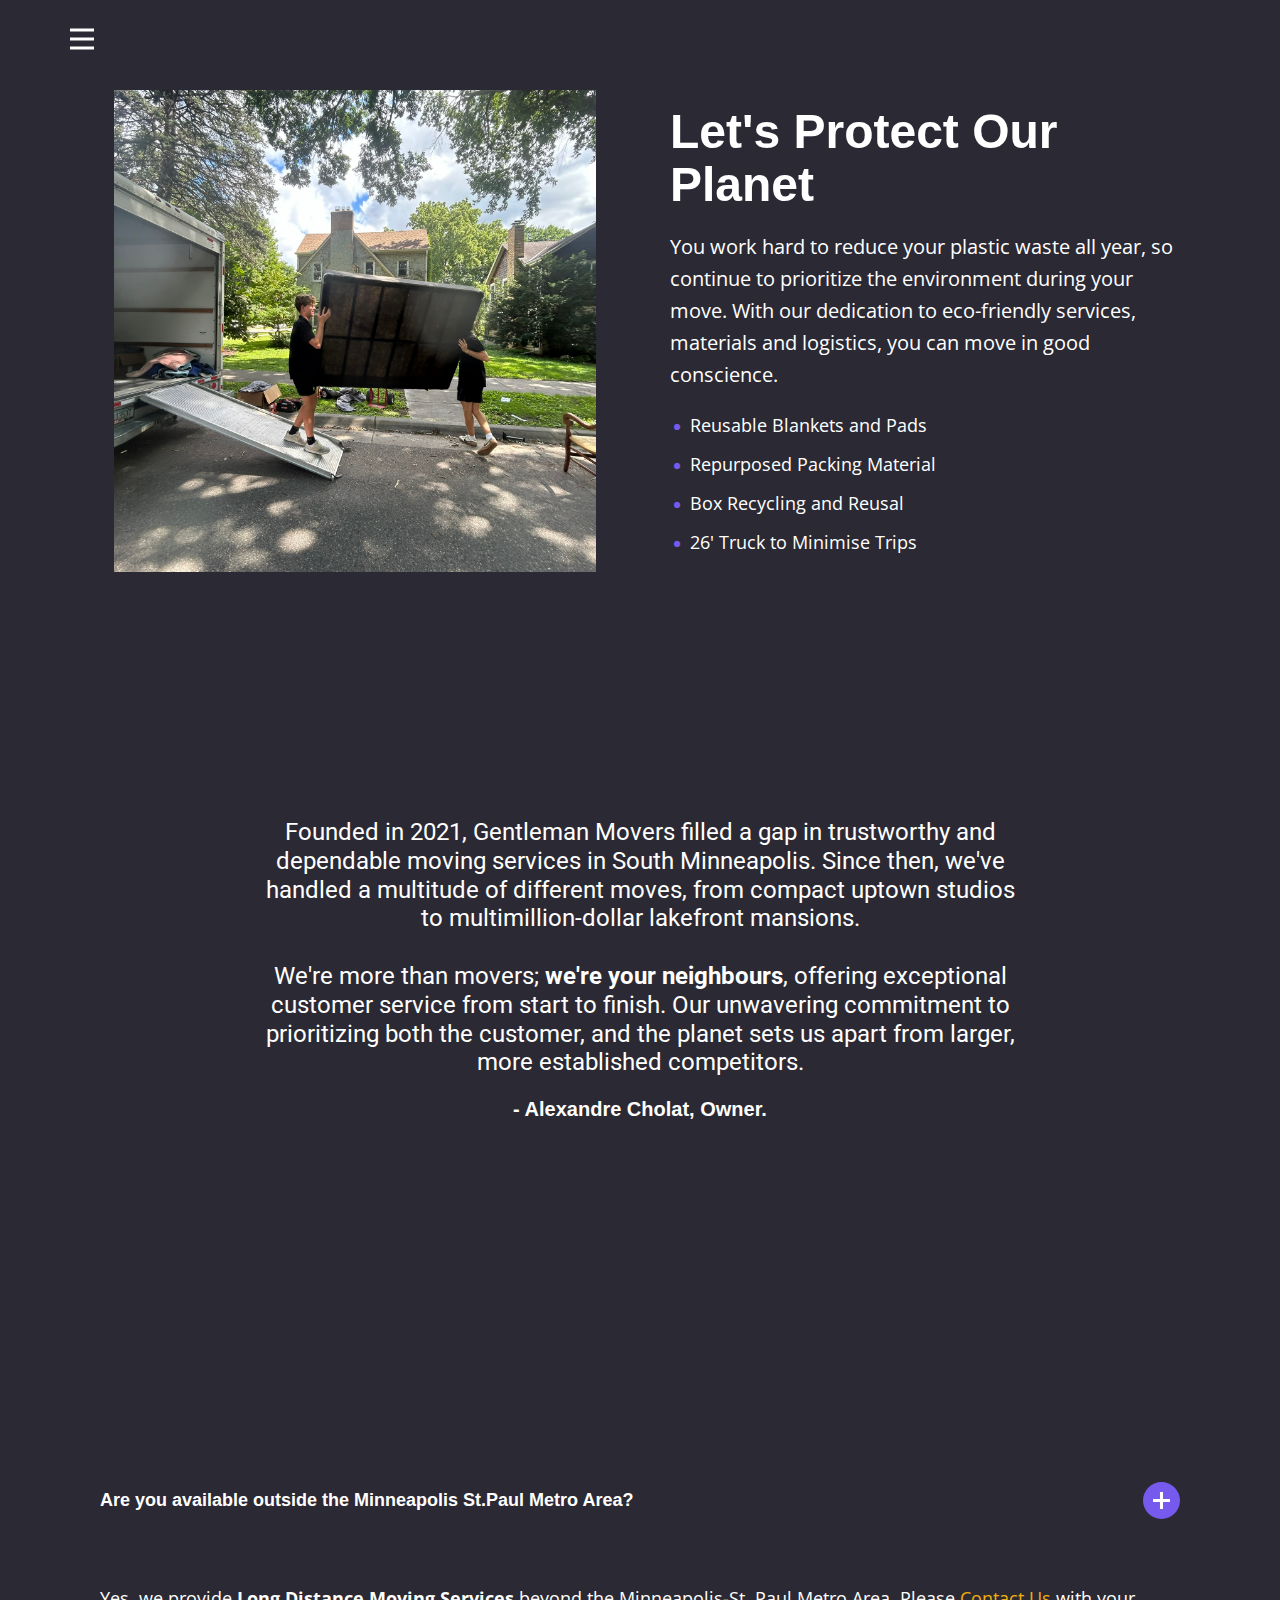
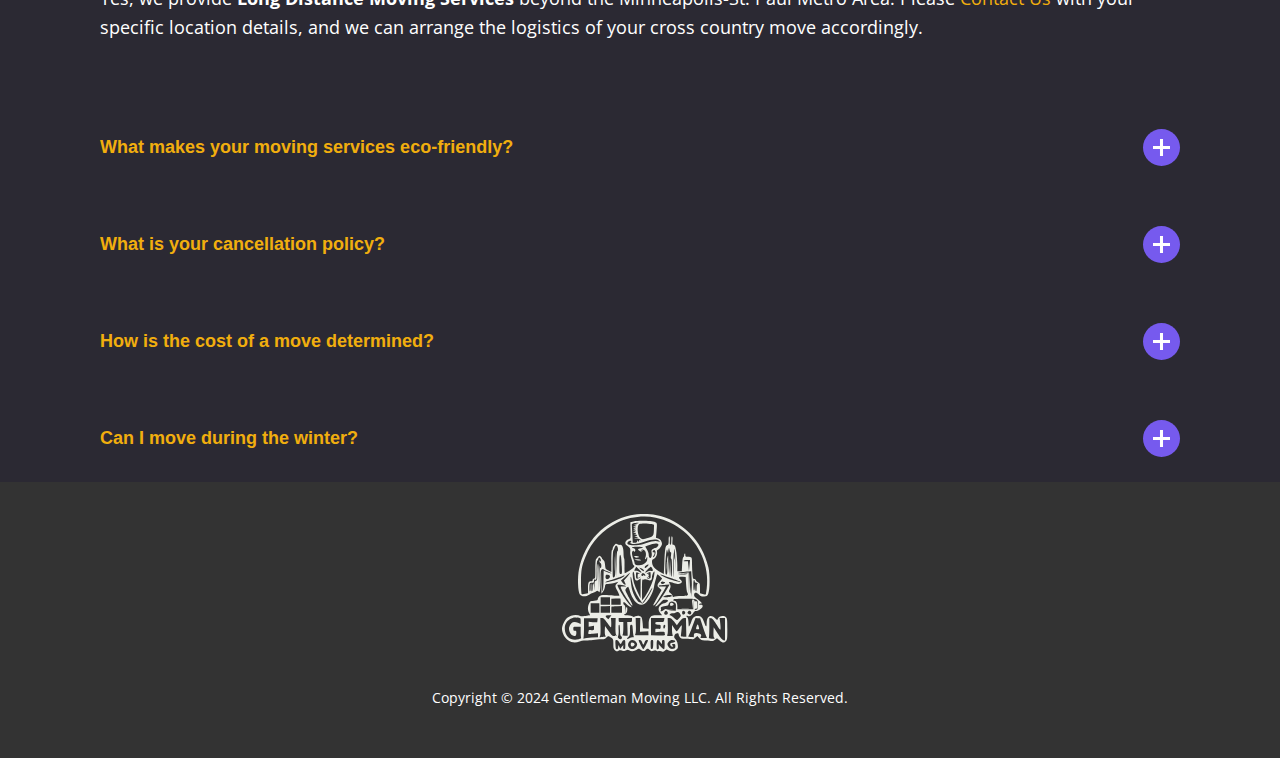
<file: About.html>
<!DOCTYPE html>
<html style="font-size: 16px;" lang="en">
  <head>
    <meta name="viewport" content="width=device-width, initial-scale=1.0">
    <meta charset="utf-8">
    <meta name="keywords" content="About Gentleman Moving, Minneapolis Moving Company, Trustworthy Movers, Dependable Moving Services, Eco-Friendly Moving, Sustainable Moving">
    <meta name="description" content="Our climate friendly practices are designed not only to protect your belongings but also to protect our environment, making your move a responsible choice for the planet.">
    <meta name="robots" content="index, follow">
    <title>About Gentleman Moving</title>
    <link rel="stylesheet" href="nicepage.css" media="screen">
    <link rel="stylesheet" href="About.css" media="screen">
    <script class="u-script" type="text/javascript" src="jquery.js" defer=""></script>
    <script class="u-script" type="text/javascript" src="nicepage.js" defer=""></script>
    <link id="u-theme-google-font" rel="stylesheet" href="https://fonts.googleapis.com/css?family=Roboto:100,100i,300,300i,400,400i,500,500i,700,700i,900,900i|Open+Sans:300,300i,400,400i,500,500i,600,600i,700,700i,800,800i">
    
    <link rel="icon" href="images/box-png.webp" type="Box fav-icon">
    
    <script type="application/ld+json">{
      "@context": "http://schema.org",
      "@type": "MovingCompany",
      "name": "Gentleman Moving",
      "url": "http://www.gentlemanmoving.com",
      "areaServed": [
        {
            "@type": "City",
            "name": "Minneapolis"
        },
        {
            "@type": "City",
            "name": "St. Paul"
        }
    ],
    "telephone": "+16126004789"
  }</script>
    <meta name="theme-color" content="#411ae7">
    <meta property="og:title" content="About">
    <meta property="og:type" content="website">
<meta data-intl-tel-input-cdn-path="intlTelInput/">
</head>
  <body data-path-to-root="./" data-include-products="false" class="u-body u-overlap u-overlap-contrast u-overlap-transparent u-xl-mode" data-lang="en">
    <header class="u-clearfix u-container-align-left u-header u-header" id="sec-204b"><div class="u-clearfix u-sheet u-sheet-1">
        <nav class="u-menu u-menu-hamburger u-offcanvas u-menu-1" data-responsive-from="XL">
          <div class="menu-collapse" style="font-size: 1rem; letter-spacing: 0px;">
            <a class="u-button-style u-custom-left-right-menu-spacing u-custom-padding-bottom u-custom-text-active-color u-custom-text-hover-color u-custom-top-bottom-menu-spacing u-nav-link u-text-active-palette-1-base u-text-hover-palette-2-base" href="#">
              <svg class="u-svg-link" viewBox="0 0 24 24"><use xlink:href="#menu-hamburger"></use></svg>
              <svg class="u-svg-content" version="1.1" id="menu-hamburger" viewBox="0 0 16 16" x="0px" y="0px" xmlns:xlink="http://www.w3.org/1999/xlink" xmlns="http://www.w3.org/2000/svg"><g><rect y="1" width="16" height="2"></rect><rect y="7" width="16" height="2"></rect><rect y="13" width="16" height="2"></rect>
</g></svg>


            </a>
          </div>
          <div class="u-nav-container">
            <ul class="u-nav u-unstyled u-nav-1"><li class="u-nav-item"><a class="u-button-style u-nav-link u-text-active-palette-1-light-2 u-text-hover-palette-1-light-1" href="index.html" style="padding: 10px 20px;">Home</a>
</li><li class="u-nav-item"><a class="u-button-style u-nav-link u-text-active-palette-1-light-2 u-text-hover-palette-1-light-1" href="About.html" style="padding: 10px 20px;">About</a>
</li><li class="u-nav-item"><a class="u-button-style u-nav-link u-text-active-palette-1-light-2 u-text-hover-palette-1-light-1" href="Contact.html" style="padding: 10px 20px;">Contact</a>
</li></ul>
          </div>
          <div class="u-nav-container-collapse">
            <div class="u-black u-container-style u-inner-container-layout u-opacity u-opacity-95 u-sidenav">
              <div class="u-inner-container-layout u-sidenav-overflow">
                <div class="u-logo-mobile">
                  <img src="images/gm-logo-text.svg" alt="Gentleman Moving Text Logo" width="100" height="40">
                </div>
                <div class="u-menu-close"></div>
                <ul class="u-align-center u-nav u-popupmenu-items u-unstyled u-nav-2">
                  <li class="u-nav-item"><a class="u-button-style u-nav-link" href="index.html">Home</a></li>
                  <li class="u-nav-item"><a class="u-button-style u-nav-link" href="About.html">About</a></li>
                  <li class="u-nav-item"><a class="u-button-style u-nav-link" href="Contact.html">Contact</a></li>
          
                  <li class="u-nav-item"><a class="u-button-style u-nav-link" href="Sustainable-Moving-Guide.html">How to Move<br>Sustainably</a></li>
                  <li class="u-nav-item"><a class="u-button-style u-nav-link" href="winter-moving.html">Minnesota Winter<br>Moving Guide</a></li>
                  <li class="u-nav-item"><a class="u-button-style u-nav-link" href="decluttering.html">Decluttering</a></li>
                  <li class="u-nav-item"><a class="u-button-style u-nav-link" href="Moving-Resources.html">Resources</a></li>
                </ul>
                <div class="u-footer-logo-mobile">
                  <img src="images/silhouette-dolly-push.svg" alt="Gentleman Nav Graphic" class="footer-graphic">
                </div>
              </div>
            </div>
            <div class="u-black u-menu-overlay u-opacity u-opacity-70"></div>
          </div>
          
                    </nav>
                    <!-- Title for the About page -->
                  </div>
                </header>
          
                <!-- <h2 class="u-text u-text-default u-text-1" data-animation-name="fadeIn" data-animation-duration="2000" data-animation-delay="0">About Gentleman Moving</h2> -->


    <section class="u-clearfix u-palette-1-dark-3 u-section-3" id="sec-c5ed">
      <div class="u-clearfix u-sheet u-valign-middle-lg u-valign-middle-md u-valign-middle-xl u-sheet-1">
        <div class="data-layout-selected u-clearfix u-expanded-width u-layout-wrap u-layout-wrap-1">
          <div class="u-layout">
            <div class="u-layout-row">
              <div class="u-container-style u-layout-cell u-size-30 u-layout-cell-1">
                <div class="u-container-layout u-valign-top u-container-layout-1">
                  <div class="u-image  u-image-1" alt="" data-image-width="2000" data-image-height="1333" data-animation-name="customAnimationIn" data-animation-duration="2000" data-animation-delay="0"></div>
                </div>
              </div>
              <div class="u-container-style u-layout-cell u-size-30 u-layout-cell-2">
                <div class="u-container-layout u-valign-middle u-container-layout-2">
                  <h2 class="u-text u-text-default u-text-1" data-animation-name="customAnimationIn" data-animation-duration="2000" data-animation-delay="0"> Let's Protect Our Planet</h2>
                  <p class="u-text u-text-default u-text-2 "> You work hard to reduce your plastic waste all year, so continue to prioritize the environment during your move. With our dedication to eco-friendly services, materials and logistics, you can move in good conscience. </p>
                  <ul class="u-custom-list u-spacing-10 u-text u-text-default u-text-3">
                    <li>
                      <div class="u-list-icon u-text-palette-1-light-1">
                        <div>●</div>
                      </div>Reusable Blankets and Pads
                    </li>
                    <li>
                      <div class="u-list-icon u-text-palette-1-light-1">
                        <div>●</div>
                      </div>Repurposed Packing Material
                    </li>
                    <li>
                      <div class="u-list-icon u-text-palette-1-light-1">
                        <div>●</div>
                      </div>Box Recycling and Reusal
                    </li>
                    <li>
                      <div class="u-list-icon u-text-palette-1-light-1">
                        <div>●</div>
                      </div>26' Truck to Minimise Trips
                    </li>
                  </ul>
                  <!-- <p class="u-text u-text-default u-text-4">Image from </p> -->
                </div>
              </div>
            </div>
          </div>
        </div>
      </div>
    </section>


    <section class="u-clearfix u-container-align-center u-palette-1-dark-3 u-section-6" id="sec-5a8e">
      <div class="u-clearfix u-sheet u-valign-middle u-sheet-1">
        <span class="u-align-center u-file-icon u-icon u-text-palette-1-light-1 u-icon-1" data-animation-name="customAnimationIn" data-animation-duration="2000" data-animation-delay="0">
          <img src="images/4338295-43510f8d.png" alt="">
        </span>
        <h4 class="u-align-center u-text u-text-1"> Founded in 2021, Gentleman Movers filled a gap in trustworthy and dependable moving services in South Minneapolis. Since then, we've handled a multitude of different moves, from compact uptown studios to multimillion-dollar lakefront mansions. <br><br>We're more than movers; <b>we're your neighbours</b>, offering exceptional customer service from start to finish. Our unwavering commitment to prioritizing both the customer, and the planet sets us apart from larger, more established competitors. </h4>
        <h5 class="u-align-center u-text u-text-2">- Alexandre Cholat, Owner.</h5>
        <div class="u-image u-image-circle u-image-1" alt="" data-image-width="1500" data-image-height="1000" data-animation-name="customAnimationIn" data-animation-duration="2000" data-animation-delay="0"></div>
      </div>
    </section>
    
    <section class="u-align-left u-clearfix u-palette-1-dark-3 u-section-8" id="carousel_581f">
      <div class="u-clearfix u-sheet u-sheet-1">
        <h2 class="u-text u-text-default u-text-1" data-animation-name="fadeIn" data-animation-duration="2000" data-animation-delay="0">Facts &amp; Questions</h2>
        <!-- <p class="u-text u-text-2">Here are the answers to some questions about us.</p> -->
        <div class="u-accordion u-expanded-width u-faq u-spacing-10 u-accordion-1">
          <div class="u-accordion-item">
            <a class="active u-accordion-link u-button-style u-custom-font u-font-montserrat u-text-hover-white u-text-palette-3-base u-accordion-link-1" id="link-accordion-f600" aria-controls="accordion-f600" aria-selected="true">
              <span class="u-accordion-link-text">Are you available outside the Minneapolis St.Paul Metro Area?</span><span class="u-accordion-link-icon u-icon u-icon-circle u-palette-1-light-1 u-text-white u-icon-1"><svg class="u-svg-link" preserveAspectRatio="xMidYMin slice" viewBox="0 0 448 448" style=""><use xlink:href="#svg-66d8"></use></svg><svg class="u-svg-content" viewBox="0 0 448 448" id="svg-66d8" style=""><path d="m272 184c-4.417969 0-8-3.582031-8-8v-176h-80v176c0 4.417969-3.582031 8-8 8h-176v80h176c4.417969 0 8 3.582031 8 8v176h80v-176c0-4.417969 3.582031-8 8-8h176v-80zm0 0"></path></svg></span>
            </a>
            <div class="u-accordion-active u-accordion-pane u-container-style u-shape-rectangle u-accordion-pane-1" id="accordion-f600" aria-labelledby="link-accordion-f600">
              <div class="u-container-layout u-container-layout-1">
                <div class="fr-view u-clearfix u-rich-text u-text">
                  <p>Yes, we provide <b>Long Distance Moving Services</b> beyond the Minneapolis-St. Paul Metro Area. Please <a href="Contact.html" class="u-active-none u-border-active-black u-border-hover-grey-75 u-border-none  u-button-link u-button-style u-hover-none u-none u-text-active-palette-3-light-2 u-text-hover-palette-1-light-1 u-text-palette-3-base u-btn-2">Contact Us</a> with your specific location details, and we can arrange the logistics of your cross country move accordingly.</p>
                </div>
              </div>
            </div>
          </div>
          <div class="u-accordion-item">
            <a class="u-accordion-link u-button-style u-custom-font u-font-montserrat u-text-hover-white u-text-palette-3-base u-accordion-link-2" id="link-accordion-72f4" aria-controls="accordion-72f4" aria-selected="false">
              <span class="u-accordion-link-text">What makes your moving services eco-friendly?</span><span class="u-accordion-link-icon u-icon u-icon-circle u-palette-1-light-1 u-text-white u-icon-2"><svg class="u-svg-link" preserveAspectRatio="xMidYMin slice" viewBox="0 0 448 448" style=""><use xlink:href="#svg-e303"></use></svg><svg class="u-svg-content" viewBox="0 0 448 448" id="svg-e303" style=""><path d="m272 184c-4.417969 0-8-3.582031-8-8v-176h-80v176c0 4.417969-3.582031 8-8 8h-176v80h176c4.417969 0 8 3.582031 8 8v176h80v-176c0-4.417969 3.582031-8 8-8h176v-80zm0 0"></path></svg></span>
            </a>
            <div class="u-accordion-pane u-container-style u-shape-rectangle u-accordion-pane-2" id="accordion-72f4" aria-labelledby="link-accordion-72f4">
              <div class="u-container-layout u-container-layout-2">
                <div class="fr-view u-clearfix u-rich-text u-text">
                  <p>Our team uses reusable blankets and carefully avoids plastic wrap to ensure your belongings are protected sustainably. We will gladly find find new homes for your used and left-over boxes. Unwanted items don’t have to go to waste either; we can donate or resell your furniture as part of our effort to reduce landfill waste.
                  </br></br>
                    For transportation, we use the most aerodynamic and low emission moving trucks on the current market, specially designed for fuel efficency. Our competitiors diesel trucks release significantly more toxic air contaminants, cancer-causing soot, and smog-forming emissions than our gasoline-powered trucks. Greenhouse gas emissions from a gallon of diesel are 15% higher than those from a gallon of gasoline. We employ climate-friendly routing practices to minimize our carbon footprint, and our drivers maintain a careful speed to ensure both the safety of your cargo and the health of our atmosphere. Additionally, we utilize large capacity trucks to minimize trips, making each move as efficient as possible in terms of both time and environmental impact.
                  </br></br>
                    These eco-friendly initiatives are designed not only to protect your belongings but also to contribute positively to our environment, making your move a responsible choice for the planet. Check out our <a href="Sustainable-Moving-Guide.html"class="u-active-none u-border-active-black u-border-hover-grey-75 u-border-none  u-button-link u-button-style u-hover-none u-none u-text-active-palette-3-light-2 u-text-hover-palette-1-light-1 u-text-palette-3-base u-btn-2">Sustainable Moving Guide</a> to find out what you can do to minimise your carbon footprint while relocating.</p>
                </div>
              </div>
            </div>
          </div>
          <div class="u-accordion-item">
            <a class="u-accordion-link u-button-style u-custom-font u-font-montserrat u-text-hover-white u-text-palette-3-base u-accordion-link-3" id="link-accordion-854e" aria-controls="accordion-854e" aria-selected="false">
              <span class="u-accordion-link-text">What is your cancellation policy?</span><span class="u-accordion-link-icon u-icon u-icon-circle u-palette-1-light-1 u-text-white u-icon-3"><svg class="u-svg-link" preserveAspectRatio="xMidYMin slice" viewBox="0 0 448 448" style=""><use xlink:href="#svg-fade"></use></svg><svg class="u-svg-content" viewBox="0 0 448 448" id="svg-fade" style=""><path d="m272 184c-4.417969 0-8-3.582031-8-8v-176h-80v176c0 4.417969-3.582031 8-8 8h-176v80h176c4.417969 0 8 3.582031 8 8v176h80v-176c0-4.417969 3.582031-8 8-8h176v-80zm0 0"></path></svg></span>
            </a>
            <div class="u-accordion-pane u-container-style u-shape-rectangle u-accordion-pane-3" id="accordion-854e" aria-labelledby="link-accordion-854e">
              <div class="u-container-layout u-container-layout-3">
                <div class="u-clearfix u-rich-text u-text">
                  <p>We understand that plans can change. Notify us 48 hours before the scheduled move date to cancel or reschedule your move without any penalty.</p>
                </div>
              </div>
            </div>
          </div>
          <div class="u-accordion-item">
            <a class="u-accordion-link u-button-style u-custom-font u-font-montserrat u-text-hover-white u-text-palette-3-base u-accordion-link-3" id="link-accordion-854e" aria-controls="accordion-854e" aria-selected="false">
              <span class="u-accordion-link-text">How is the cost of a move determined?</span><span class="u-accordion-link-icon u-icon u-icon-circle u-palette-1-light-1 u-text-white u-icon-3"><svg class="u-svg-link" preserveAspectRatio="xMidYMin slice" viewBox="0 0 448 448" style=""><use xlink:href="#svg-fade"></use></svg><svg class="u-svg-content" viewBox="0 0 448 448" id="svg-fade" style=""><path d="m272 184c-4.417969 0-8-3.582031-8-8v-176h-80v176c0 4.417969-3.582031 8-8 8h-176v80h176c4.417969 0 8 3.582031 8 8v176h80v-176c0-4.417969 3.582031-8 8-8h176v-80zm0 0"></path></svg></span>
            </a>
            <div class="u-accordion-pane u-container-style u-shape-rectangle u-accordion-pane-3" id="accordion-854e" aria-labelledby="link-accordion-854e">
              <div class="u-container-layout u-container-layout-3">
                <div class="u-clearfix u-rich-text u-text">
                  <p>We strive to be as transparent as possible. Our simple hourly rates don't fluctuate, so that you can clearly understand your bill. <a href="Contact.html" class="u-active-none u-border-active-black u-border-hover-grey-75 u-border-none  u-button-link u-button-style u-hover-none u-none u-text-active-palette-3-light-2 u-text-hover-palette-1-light-1 u-text-palette-3-base u-btn-2">Contact us</a> and book a free, personalised, walk-through with a team leader to determine which service is right for you.</p>
                </div>
              </div>
            </div>
          </div>
          <div class="u-accordion-item">
            <a class="u-accordion-link u-button-style u-custom-font u-font-montserrat u-text-hover-white u-text-palette-3-base u-accordion-link-3" id="link-accordion-winter-moving" aria-controls="accordion-winter-moving" aria-selected="false">
                <span class="u-accordion-link-text">Can I move during the winter?</span>
                <span class="u-accordion-link-icon u-icon u-icon-circle u-palette-1-light-1 u-text-white u-icon-3">
                    <svg class="u-svg-link" preserveAspectRatio="xMidYMin slice" viewBox="0 0 448 448" style="">
                        <use xlink:href="#svg-fade"></use>
                    </svg>
                    <svg class="u-svg-content" viewBox="0 0 448 448" id="svg-fade" style="">
                        <path d="m272 184c-4.417969 0-8-3.582031-8-8v-176h-80v176c0 4.417969-3.582031 8-8 8h-176v80h176c4.417969 0 8 3.582031 8 8v176h80v-176c0-4.417969 3.582031-8 8-8h176v-80zm0 0"></path>
                    </svg>
                </span>
            </a>
            <div class="u-accordion-pane u-container-style u-shape-rectangle u-accordion-pane-3" id="accordion-winter-moving" aria-labelledby="link-accordion-winter-moving">
                <div class="u-container-layout u-container-layout-3">
                    <div class="u-clearfix u-rich-text u-text">
                        <p>Minnesota winter conditions are no stranger to us! We move no matter the conditions. To be prepared for snow and ice, ensure walkways are cleared to prevent slips, and protect your flooring from melting snow. For more detailed tips and advice, consult our <a href="winter-moving.html" class="u-active-none u-border-active-black u-border-hover-grey-75 u-border-none u-button-link u-button-style u-hover-none u-none u-text-active-palette-3-light-2 u-text-hover-palette-1-light-1 u-text-palette-3-base u-btn-2">Winter Moving Guide</a>.</p>
                    </div>
                </div>
            </div>
        </div>
        
        </div>
      </div>
    </section>

    <footer class="u-align-center u-clearfix u-footer u-grey-80 u-footer" id="sec-9d95">
      <div class="u-clearfix u-sheet u-sheet-1">
          <img src="images/handdrawn-gm-logo2.svg" alt="Logo" class="footer-logo">
          <p class="u-small-text u-text u-text-variant u-text-1">Copyright © 2024 Gentleman Moving LLC. All Rights Reserved.</p>
      </div>
  </footer>
  
</body></html>
</file>
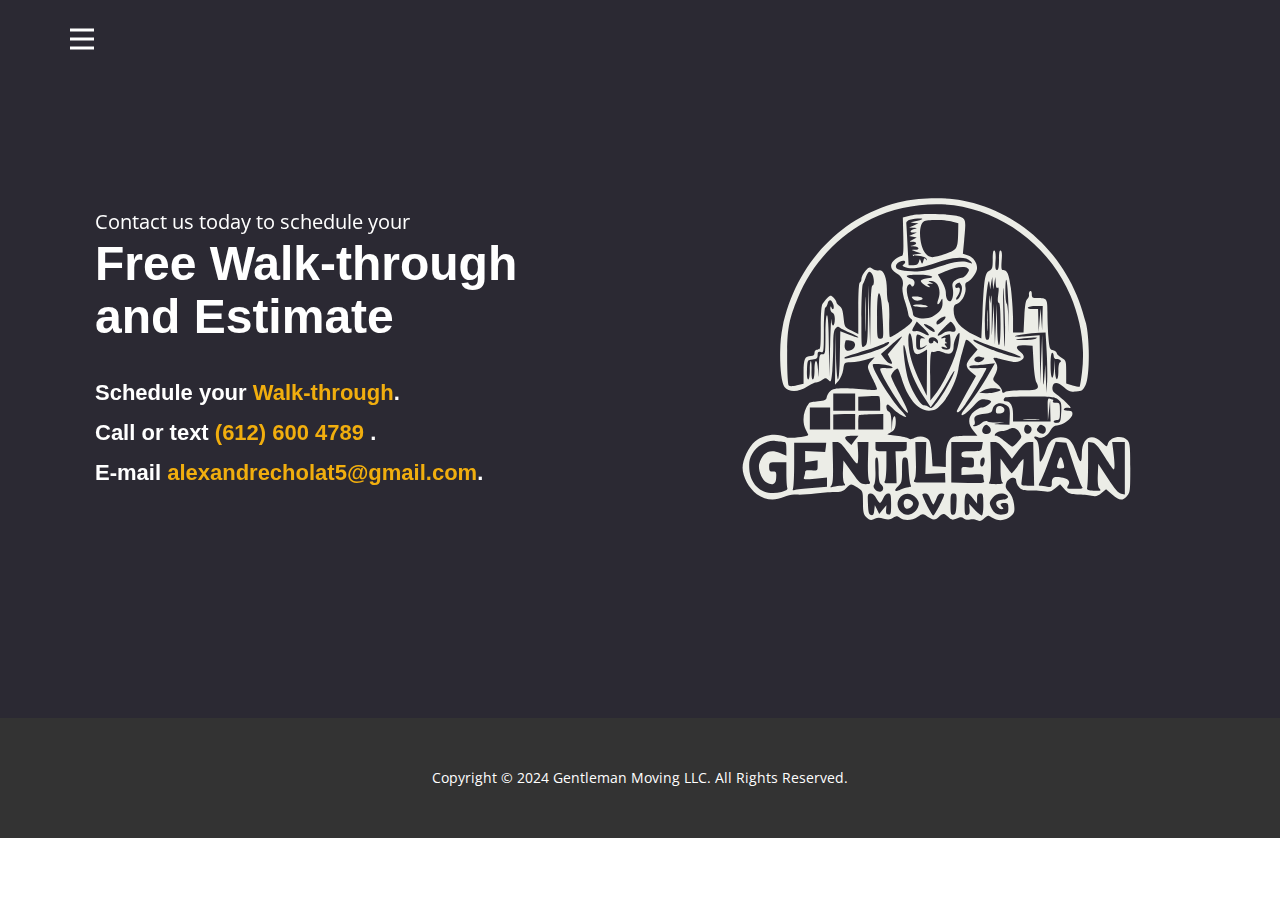
<file: Contact.html>
<!DOCTYPE html>
<html style="font-size: 16px;" lang="en"><head>
    <meta name="viewport" content="width=device-width, initial-scale=1.0">
    <meta charset="utf-8">
    <meta name="keywords" content="Contact Gentleman Moving, Gentleman Moving Contact Information, Minneapolis Moving Company Contact, Eco-Friendly Movers Contact, Get in Touch with Gentleman Moving">
    <meta name="description" content="Contact us and book a free, Zero-Obligation, walk-through to create a personalised moving plan for you.">
    <meta name="robots" content="index, follow">
    <title>Contact Gentleman Moving</title>
    <link rel="stylesheet" href="nicepage.css" media="screen">
<link rel="stylesheet" href="Contact.css" media="screen">
    <script class="u-script" type="text/javascript" src="jquery.js" defer=""></script>
    <script class="u-script" type="text/javascript" src="nicepage.js" defer=""></script>
    <meta name="generator" content="Nicepage 6.9.2, nicepage.com">
    <link id="u-theme-google-font" rel="stylesheet" href="https://fonts.googleapis.com/css?family=Roboto:100,100i,300,300i,400,400i,500,500i,700,700i,900,900i|Open+Sans:300,300i,400,400i,500,500i,600,600i,700,700i,800,800i">
    
    
    <link rel="icon" href="images/box-png.webp" type="Box fav-icon">
    
    <script type="application/ld+json">{
      "@context": "http://schema.org",
      "@type": "MovingCompany",
      "name": "Gentleman Moving",
      "url": "http://www.gentlemanmoving.com",
      "areaServed": [
        {
            "@type": "City",
            "name": "Minneapolis"
        },
        {
            "@type": "City",
            "name": "St. Paul"
        }
    ],
    "telephone": "+16126004789"
  }</script>
    <meta name="theme-color" content="#411ae7">
    <meta property="og:title" content="Contact">
    <meta property="og:type" content="website">
  <!-- <meta data-intl-tel-input-cdn-path="intlTelInput/"></head>
  <body data-path-to-root="./" data-include-products="false" class="u-body u-xl-mode" data-lang="en"><header class="u-clearfix u-container-align-left u-header u-header" id="sec-204b"><div class="u-clearfix u-sheet u-sheet-1">
        <nav class="u-menu u-menu-hamburger u-offcanvas u-menu-1" data-responsive-from="XL">
          <div class="menu-collapse" style="font-size: 1rem; letter-spacing: 0px;">
            <a class="u-button-style u-custom-left-right-menu-spacing u-custom-padding-bottom u-custom-text-active-color u-custom-text-hover-color u-custom-top-bottom-menu-spacing u-nav-link u-text-active-palette-1-base u-text-hover-palette-2-base" href="#">
              <svg class="u-svg-link" viewBox="0 0 24 24"><use xlink:href="#menu-hamburger"></use></svg>
              <svg class="u-svg-content" version="1.1" id="menu-hamburger" viewBox="0 0 16 16" x="0px" y="0px" xmlns:xlink="http://www.w3.org/1999/xlink" xmlns="http://www.w3.org/2000/svg"><g><rect y="1" width="16" height="2"></rect><rect y="7" width="16" height="2"></rect><rect y="13" width="16" height="2"></rect>
</g></svg> -->
<meta data-intl-tel-input-cdn-path="intlTelInput/"></head>
  <body data-path-to-root="./" data-include-products="false" class="u-body u-overlap u-overlap-contrast u-overlap-transparent u-xl-mode" data-lang="en"><header class="u-clearfix u-container-align-left u-header u-header" id="sec-204b"><div class="u-clearfix u-sheet u-sheet-1">
        <nav class="u-menu u-menu-hamburger u-offcanvas u-menu-1" data-responsive-from="XL">
          <div class="menu-collapse" style="font-size: 1rem; letter-spacing: 0px;">
            <a class="u-button-style u-custom-left-right-menu-spacing u-custom-padding-bottom u-custom-text-active-color u-custom-text-hover-color u-custom-top-bottom-menu-spacing u-nav-link u-text-active-palette-1-base u-text-hover-palette-2-base" href="#">
              <svg class="u-svg-link" viewBox="0 0 24 24"><use xlink:href="#menu-hamburger"></use></svg>
              <svg class="u-svg-content" version="1.1" id="menu-hamburger" viewBox="0 0 16 16" x="0px" y="0px" xmlns:xlink="http://www.w3.org/1999/xlink" xmlns="http://www.w3.org/2000/svg"><g><rect y="1" width="16" height="2"></rect><rect y="7" width="16" height="2"></rect><rect y="13" width="16" height="2"></rect>
</g></svg>
            </a>
          </div>
          <div class="u-nav-container">
            <ul class="u-nav u-unstyled u-nav-1"><li class="u-nav-item"><a class="u-button-style u-nav-link u-text-active-palette-1-light-2 u-text-hover-palette-1-light-1" href="index.html" style="padding: 10px 20px;">Home</a>
</li><li class="u-nav-item"><a class="u-button-style u-nav-link u-text-active-palette-1-light-2 u-text-hover-palette-1-light-1" href="About.html" style="padding: 10px 20px;">About</a>
</li><li class="u-nav-item"><a class="u-button-style u-nav-link u-text-active-palette-1-light-2 u-text-hover-palette-1-light-1" href="Contact.html" style="padding: 10px 20px;">Contact</a>
</li></ul>
          </div>
          <div class="u-nav-container-collapse">
            <div class="u-black u-container-style u-inner-container-layout u-opacity u-opacity-95 u-sidenav">
              <div class="u-inner-container-layout u-sidenav-overflow">
                <div class="u-logo-mobile">
                  <img src="images/gm-logo-text.svg" alt="Gentleman Moving Text Logo" width="100" height="40">
                </div>
                <div class="u-menu-close"></div>
                <ul class="u-align-center u-nav u-popupmenu-items u-unstyled u-nav-2">
                  <li class="u-nav-item"><a class="u-button-style u-nav-link" href="index.html">Home</a></li>
                  <li class="u-nav-item"><a class="u-button-style u-nav-link" href="About.html">About</a></li>
                  <li class="u-nav-item"><a class="u-button-style u-nav-link" href="Contact.html">Contact</a></li>
          
                  <li class="u-nav-item"><a class="u-button-style u-nav-link" href="Sustainable-Moving-Guide.html">How to Move<br>Sustainably</a></li>
                  <li class="u-nav-item"><a class="u-button-style u-nav-link" href="winter-moving.html">Minnesota Winter<br>Moving Guide</a></li>
                  <li class="u-nav-item"><a class="u-button-style u-nav-link" href="decluttering.html">Decluttering</a></li>
                  <li class="u-nav-item"><a class="u-button-style u-nav-link" href="Moving-Resources.html">Resources</a></li>
                </ul>
                <div class="u-footer-logo-mobile">
                  <img src="images/silhouette-dolly-push.svg" alt="Gentleman Nav Graphic" class="footer-graphic">
                </div>
              </div>
            </div>
            <div class="u-black u-menu-overlay u-opacity u-opacity-70"></div>
          </div>
          
                    </nav>
                  </div>
                </header>
    <!-- <section class="u-clearfix u-section-1" id="sec-3fd8">
      <div class="u-clearfix u-sheet u-sheet-1"></div>
    </section> -->
    
    
    
    <section class="u-clearfix u-container-align-center u-palette-1-dark-3 u-section-9" id="carousel_4186">
      <div class="u-clearfix u-sheet u-valign-middle u-sheet-1">
        <div class="data-layout-selected u-clearfix u-expanded-width u-layout-wrap u-layout-wrap-1">
          <div class="u-layout">
            <div class="u-layout-row">
              <div class="u-align-center u-container-style u-layout-cell u-left-cell u-shape-rectangle u-size-30 u-layout-cell-1" data-animation-name="customAnimationIn" data-animation-duration="1500">
                <div class="u-container-layout u-valign-middle-lg u-valign-middle-xl u-valign-top-md u-valign-top-sm u-valign-top-xs u-container-layout-1">
                  <p class="u-align-left u-text u-text-2"> Contact us today to schedule your</p>
                  <h2 class="u-align-left u-text u-text-1" data-animation-name="customAnimationIn" data-animation-duration="2000" data-animation-delay="0">Free Walk-through and Estimate</h2>
                
                  <h5 class="u-align-left u-custom-font u-font-montserrat u-text u-text-3">
                    <span style="font-weight: 700;">Schedule your </span><a href="https://forms.gle/aBbxRF1HKNNPCroa8" class="u-active-none u-border-active-black u-border-hover-grey-75 u-border-none u-btn u-button-link u-button-style u-hover-none u-none u-text-active-palette-3-light-2 u-text-hover-palette-1-light-1 u-text-palette-3-base u-btn-2" target="_blank" data-animation-name="" data-animation-duration="0" data-animation-delay="0" data-animation-direction="">Walk-through</a>.<br>
                    <span style="font-weight: 700;">Call or text </span><a href="#" class="u-active-none u-border-active-black u-border-hover-grey-75 u-border-none u-btn u-button-link u-button-style u-hover-none u-none u-text-active-palette-3-light-2 u-text-hover-palette-1-light-1 u-text-palette-3-base u-btn-1" target="_blank" data-animation-name="" data-animation-duration="0" data-animation-delay="0" data-animation-direction="">(612) 600 4789 </a>.
                    <br>
                    <span style="font-weight: 700;">E-mail </span><a href="mailto:alexandrecholat5@gmail.com" class="u-active-none u-border-active-black u-border-hover-grey-75 u-border-none u-btn u-button-link u-button-style u-hover-none u-none u-text-active-palette-3-light-2 u-text-hover-palette-1-light-1 u-text-palette-3-base u-btn-2" target="_blank" data-animation-name="" data-animation-duration="0" data-animation-delay="0" data-animation-direction="">alexandrecholat5@gmail.com</a>.
                  </h5>
                  
                  </p>
                </div>
              </div>
              <div class="u-container-align-center u-container-style u-layout-cell u-right-cell u-size-30 u-layout-cell-2" data-animation-name="customAnimationIn" data-animation-duration="1500" data-animation-delay="500">
                <div class="u-container-layout u-valign-middle-md u-valign-middle-sm u-valign-middle-xs u-container-layout-2">
                  <img class="u-image u-image-contain u-image-default u-image-1" data-image-width="1700" data-image-height="2001" src="images/handdrawn-gm-logo2.svg" data-animation-name="customAnimationIn" data-animation-duration="2000" data-animation-delay="0">
                </div>
              </div>
            </div>
          </div>
        </div>
      </div>
    </section>
    
    
    
    <footer class="u-align-center u-clearfix u-footer u-grey-80 u-footer" id="sec-9d95"><div class="u-clearfix u-sheet u-sheet-1">
        <p class="u-small-text u-text u-text-variant u-text-1">Copyright © 2024 Gentleman Moving LLC. All Rights Reserved.</p>
      </div></footer>
  
</body></html>
</file>
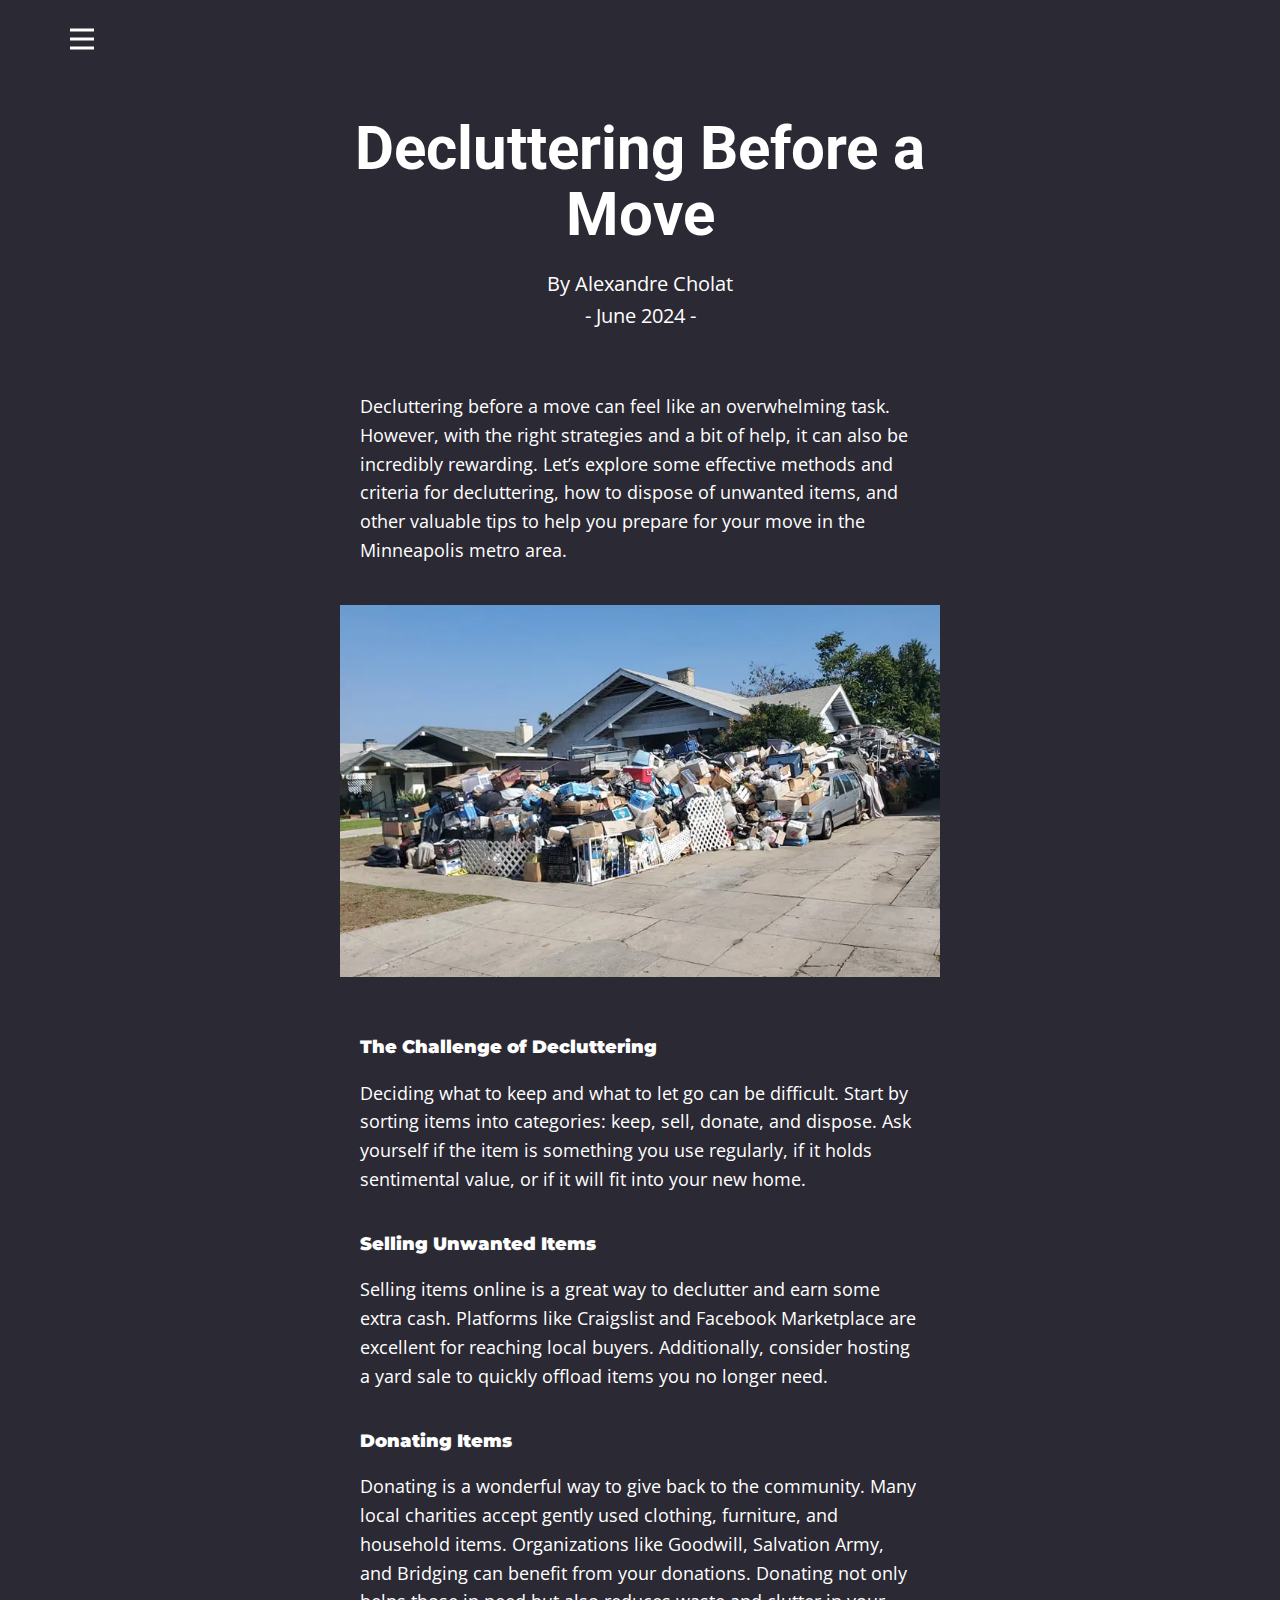
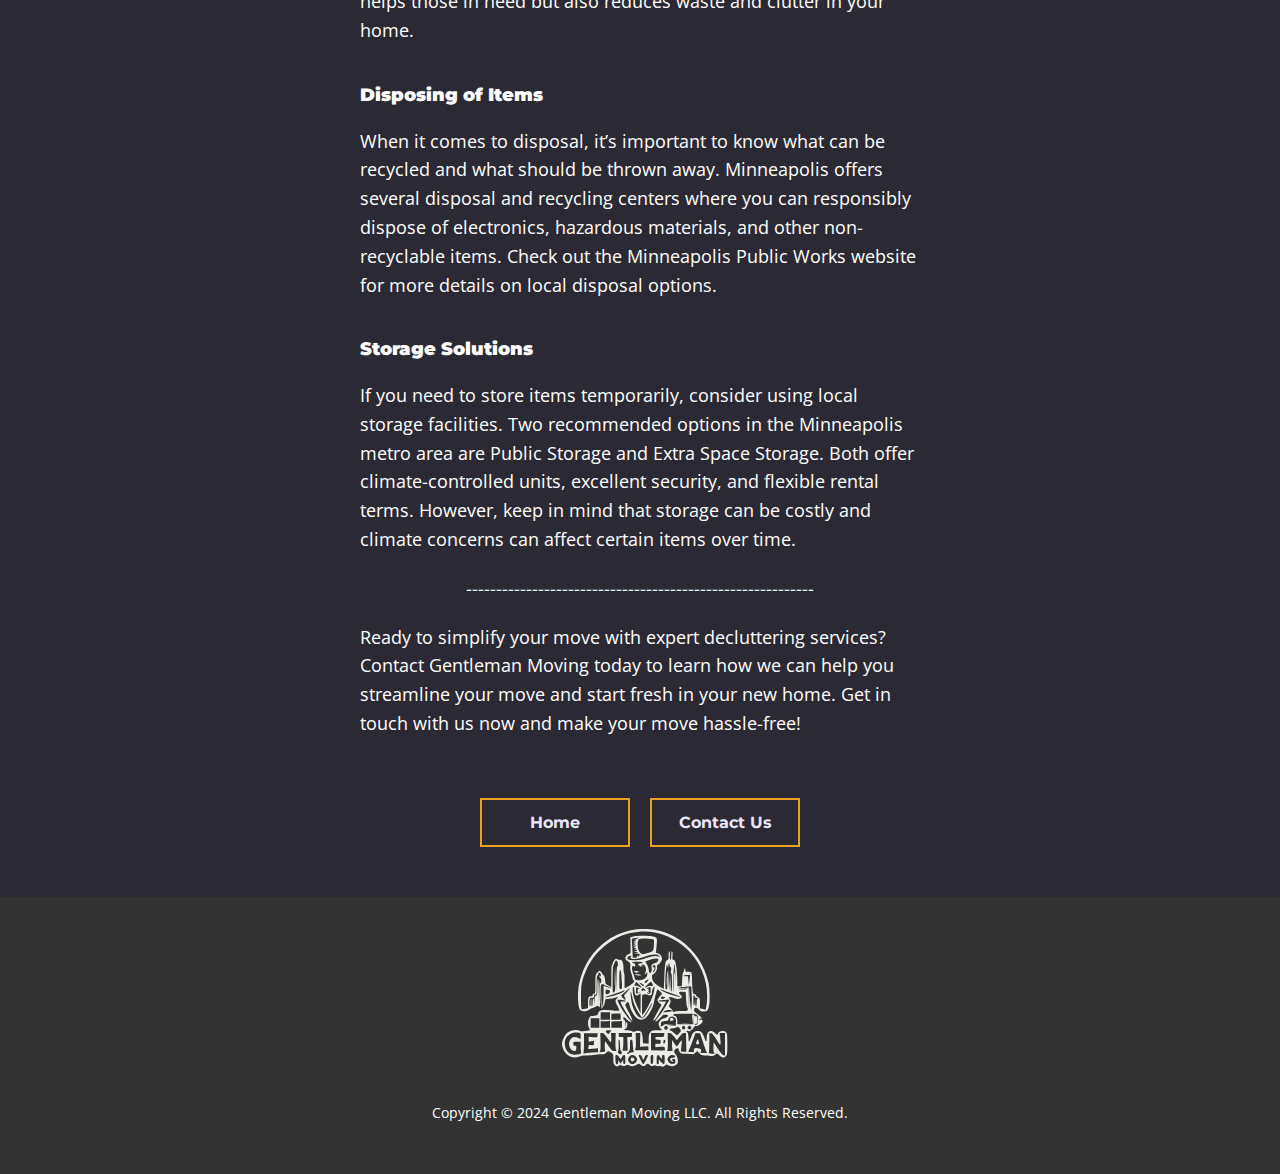
<file: decluttering.html>
<!DOCTYPE html>
<html lang="en">
<head>
    <meta charset="UTF-8">
    <meta name="viewport" content="width=device-width, initial-scale=1.0">
    <meta name="description" content="Learn how to effectively declutter before your move with our comprehensive guide.">
    <meta name="keywords" content="Decluttering, Moving, Minneapolis Moving Tips, Declutter Before Move">
    <meta name="robots" content="index, follow">
    <title>Decluttering Before a Move</title>
    <link rel="stylesheet" href="nicepage.css" media="screen">
    <link rel="stylesheet" href="blog.css" media="screen">
    <link rel="stylesheet" href="Home.css" media="screen">
    <script class="u-script" type="text/javascript" src="jquery.js" defer=""></script>
    <script class="u-script" type="text/javascript" src="nicepage.js" defer=""></script>
    <link id="u-theme-google-font" rel="stylesheet" href="https://fonts.googleapis.com/css?family=Roboto:100,100i,300,300i,400,400i,500,500i,700,700i,900,900i|Open+Sans:300,300i,400,400i,500,500i,600,600i,700,700i,800,800i">
    <link id="u-page-google-font" rel="stylesheet" href="https://fonts.googleapis.com/css?family=Montserrat:100,100i,200,200i,300,300i,400,400i,500,500i,600,600i,700,700i,800,800i,900,900i">
    
    <link rel="icon" href="images/box-png.webp" type="Box fav-icon">

    <script type="application/ld+json">{
		"@context": "http://schema.org",
		"@type": "MovingCompany",
		"name": "Gentleman Moving",
    "url": "http://www.gentlemanmoving.com",
    "areaServed": [
      {
          "@type": "City",
          "name": "Minneapolis"
      },
      {
          "@type": "City",
          "name": "St. Paul"
      }
  ],
  "telephone": "+16126004789"
}</script>
    <meta name="theme-color" content="#411ae7">
    <meta property="og:title" content="Home">
    <meta property="og:type" content="website">
  <meta data-intl-tel-input-cdn-path="intlTelInput/"></head>
  <body data-path-to-root="./" data-include-products="false" class="u-body u-overlap u-overlap-contrast u-overlap-transparent u-xl-mode" data-lang="en">
    <header class="u-clearfix u-container-align-left u-header u-header" id="sec-204b">
      
      <div class="u-clearfix u-sheet u-sheet-1">
  <!-- Hamburger menu -->
          <nav class="u-menu u-menu-hamburger u-offcanvas u-menu-1" data-responsive-from="XL">
            <div class="menu-collapse" style="font-size: 1rem; letter-spacing: 0px;">
              <a class="u-button-style u-custom-left-right-menu-spacing u-custom-padding-bottom u-custom-text-active-color u-custom-text-hover-color u-custom-top-bottom-menu-spacing u-nav-link u-text-active-palette-1-base u-text-hover-palette-2-base" href="">
                <svg class="u-svg-link" viewBox="0 0 24 24"><use xlink:href="#menu-hamburger"></use></svg>
                <svg class="u-svg-content" version="1.1" id="menu-hamburger" viewBox="0 0 16 16" x="0px" y="0px" xmlns:xlink="http://www.w3.org/2000/xlink" xmlns="http://www.w3.org/2000/svg"><g><rect y="1" width="16" height="2"></rect><rect y="7" width="16" height="2"></rect><rect y="13" width="16" height="2">
                </rect>
              </g>
            </svg>
          </a>
        </div>
        <div class="u-nav-container">
          <ul class="u-nav u-unstyled u-nav-1">
            <li class="u-nav-item">
              <a class="u-button-style u-nav-link u-text-active-palette-1-light-2 u-text-hover-palette-1-light-1" href="index.html" style="padding: 10px 20px;">Home</a>
            </li>
            <li class="u-nav-item">
              <a class="u-button-style u-nav-link u-text-active-palette-1-light-2 u-text-hover-palette-1-light-1" href="About.html" style="padding: 10px 20px;">About</a>
            </li>
            <li class="u-nav-item">
              <a class="u-button-style u-nav-link u-text-active-palette-1-light-2 u-text-hover-palette-1-light-1" href="Contact.html" style="padding: 10px 20px;">Contact</a>
            </li>
            <li class="u-nav-item">
              <a class="u-button-style u-nav-link u-text-active-palette-1-light-2 u-text-hover-palette-1-light-1" href="Sustainable-Moving-Guide.html" style="padding: 10px 20px;">Blog | Sustainable Moving</a>
            </li>
            <li class="u-nav-item">
              <a class="u-button-style u-nav-link u-text-active-palette-1-light-2 u-text-hover-palette-1-light-1" href="#carousel_4186" style="padding: 10px 20px;">Contact</a>
            </li>
          </ul>
        </div>






<div class="u-nav-container-collapse">
  <div class="u-black u-container-style u-inner-container-layout u-opacity u-opacity-95 u-sidenav">
    <div class="u-inner-container-layout u-sidenav-overflow">
      <div class="u-logo-mobile">
        <img src="images/gm-logo-text.svg" alt="Gentleman Moving Text Logo" width="100" height="40">
      </div>
      <div class="u-menu-close"></div>
      <ul class="u-align-center u-nav u-popupmenu-items u-unstyled u-nav-2">
        <li class="u-nav-item"><a class="u-button-style u-nav-link" href="index.html">Home</a></li>
        <li class="u-nav-item"><a class="u-button-style u-nav-link" href="About.html">About</a></li>
        <li class="u-nav-item"><a class="u-button-style u-nav-link" href="Contact.html">Contact</a></li>

        <li class="u-nav-item"><a class="u-button-style u-nav-link" href="Sustainable-Moving-Guide.html">How to Move<br>Sustainably</a></li>
        <li class="u-nav-item"><a class="u-button-style u-nav-link" href="winter-moving.html">Minnesota Winter<br>Moving Guide</a></li>
        <li class="u-nav-item"><a class="u-button-style u-nav-link" href="decluttering.html">Decluttering</a></li>
        <li class="u-nav-item"><a class="u-button-style u-nav-link" href="Moving-Resources.html">Resources</a></li>



      </ul>
      <div class="u-footer-logo-mobile">
        <img src="images/silhouette-dolly-push.svg" alt="Gentleman Pushing Dolly Nav Graphic" class="footer-graphic">
      </div>
    </div>
  </div>
  <div class="u-black u-menu-overlay u-opacity u-opacity-70"></div>
</div>
</nav>
</div>


</header>

<section class="u-section u-blog-section u-palette-1-dark-3" style="padding-top: 50px; padding-bottom: 50px;">
  <main class="u-section-1 u-align-center">
      <article class="u-blog-post">
          <div class="title-container">
              <h1 class="u-text u-title u-text-1" style="margin-bottom: 20px; font-weight: bold;"><br>Decluttering Before a Move</h1>
          </div>
          <p class="u-text u-meta u-text-2" style="margin-bottom: 20px;">By Alexandre Cholat<br> - June 2024 - </p>
        
          <div class="u-text u-body u-text-3 u-palette-1-dark-3 content-container" style="max-width: 600px; margin: auto; padding: 20px;">
          <p>Decluttering before a move can feel like an overwhelming task. However, with the right strategies and a bit of help, it can also be incredibly rewarding. Let’s explore some effective methods and criteria for decluttering, how to dispose of unwanted items, and other valuable tips to help you prepare for your move in the Minneapolis metro area.</p>
          </div>
          <img src="images/clutter-gm-declutter-blog.webp" alt="Decluttering before a move" class="u-image u-image-default u-image-1" style="max-width: 600px; width: 100%; margin: auto;">
          <div class="u-text u-body u-text-3 u-palette-1-dark-3 content-container" style="max-width: 600px; margin: auto; padding: 20px;">
            
            <h3 class="section-header">The Challenge of Decluttering</h3>
            <p>Deciding what to keep and what to let go can be difficult. Start by sorting items into categories: keep, sell, donate, and dispose. Ask yourself if the item is something you use regularly, if it holds sentimental value, or if it will fit into your new home.</p>
            
            <h3 class="section-header">Selling Unwanted Items</h3>
            <p>Selling items online is a great way to declutter and earn some extra cash. Platforms like Craigslist and Facebook Marketplace are excellent for reaching local buyers. Additionally, consider hosting a yard sale to quickly offload items you no longer need.</p>
            
            <h3 class="section-header">Donating Items</h3>
            <p>Donating is a wonderful way to give back to the community. Many local charities accept gently used clothing, furniture, and household items. Organizations like Goodwill, Salvation Army, and Bridging can benefit from your donations. Donating not only helps those in need but also reduces waste and clutter in your home.</p>
            
            <h3 class="section-header">Disposing of Items</h3>
            <p>When it comes to disposal, it’s important to know what can be recycled and what should be thrown away. Minneapolis offers several disposal and recycling centers where you can responsibly dispose of electronics, hazardous materials, and other non-recyclable items. Check out the Minneapolis Public Works website for more details on local disposal options.</p>
            
            <h3 class="section-header">Storage Solutions</h3>
            <p>If you need to store items temporarily, consider using local storage facilities. Two recommended options in the Minneapolis metro area are Public Storage and Extra Space Storage. Both offer climate-controlled units, excellent security, and flexible rental terms. However, keep in mind that storage can be costly and climate concerns can affect certain items over time.</p>

            <p style="text-align: center;">----------------------------------------------------------</p>

            <p>Ready to simplify your move with expert decluttering services? Contact Gentleman Moving today to learn how we can help you streamline your move and start fresh in your new home. <a href="contact_us.html">Get in touch with us now</a> and make your move hassle-free!</p>
            
          </div>
      </article>
      <div class="custom-button-container">
          <a href="index.html" class="custom-btn custom-btn-home">Home</a>
          <a href="Contact.html" class="custom-btn custom-btn-contact">Contact Us</a>
      </div>
  </main>
</section>

<footer class="u-align-center u-clearfix u-footer u-grey-80 u-footer" id="sec-9d95">
    <div class="u-clearfix u-sheet u-sheet-1">
        <img src="images/handdrawn-gm-logo2.svg" alt="Logo" class="footer-logo">
        <p class="u-small-text u-text u-text-variant u-text-1">Copyright © 2024 Gentleman Moving LLC. All Rights Reserved.</p>
    </div>
</footer>
</body>
</html>
</file>
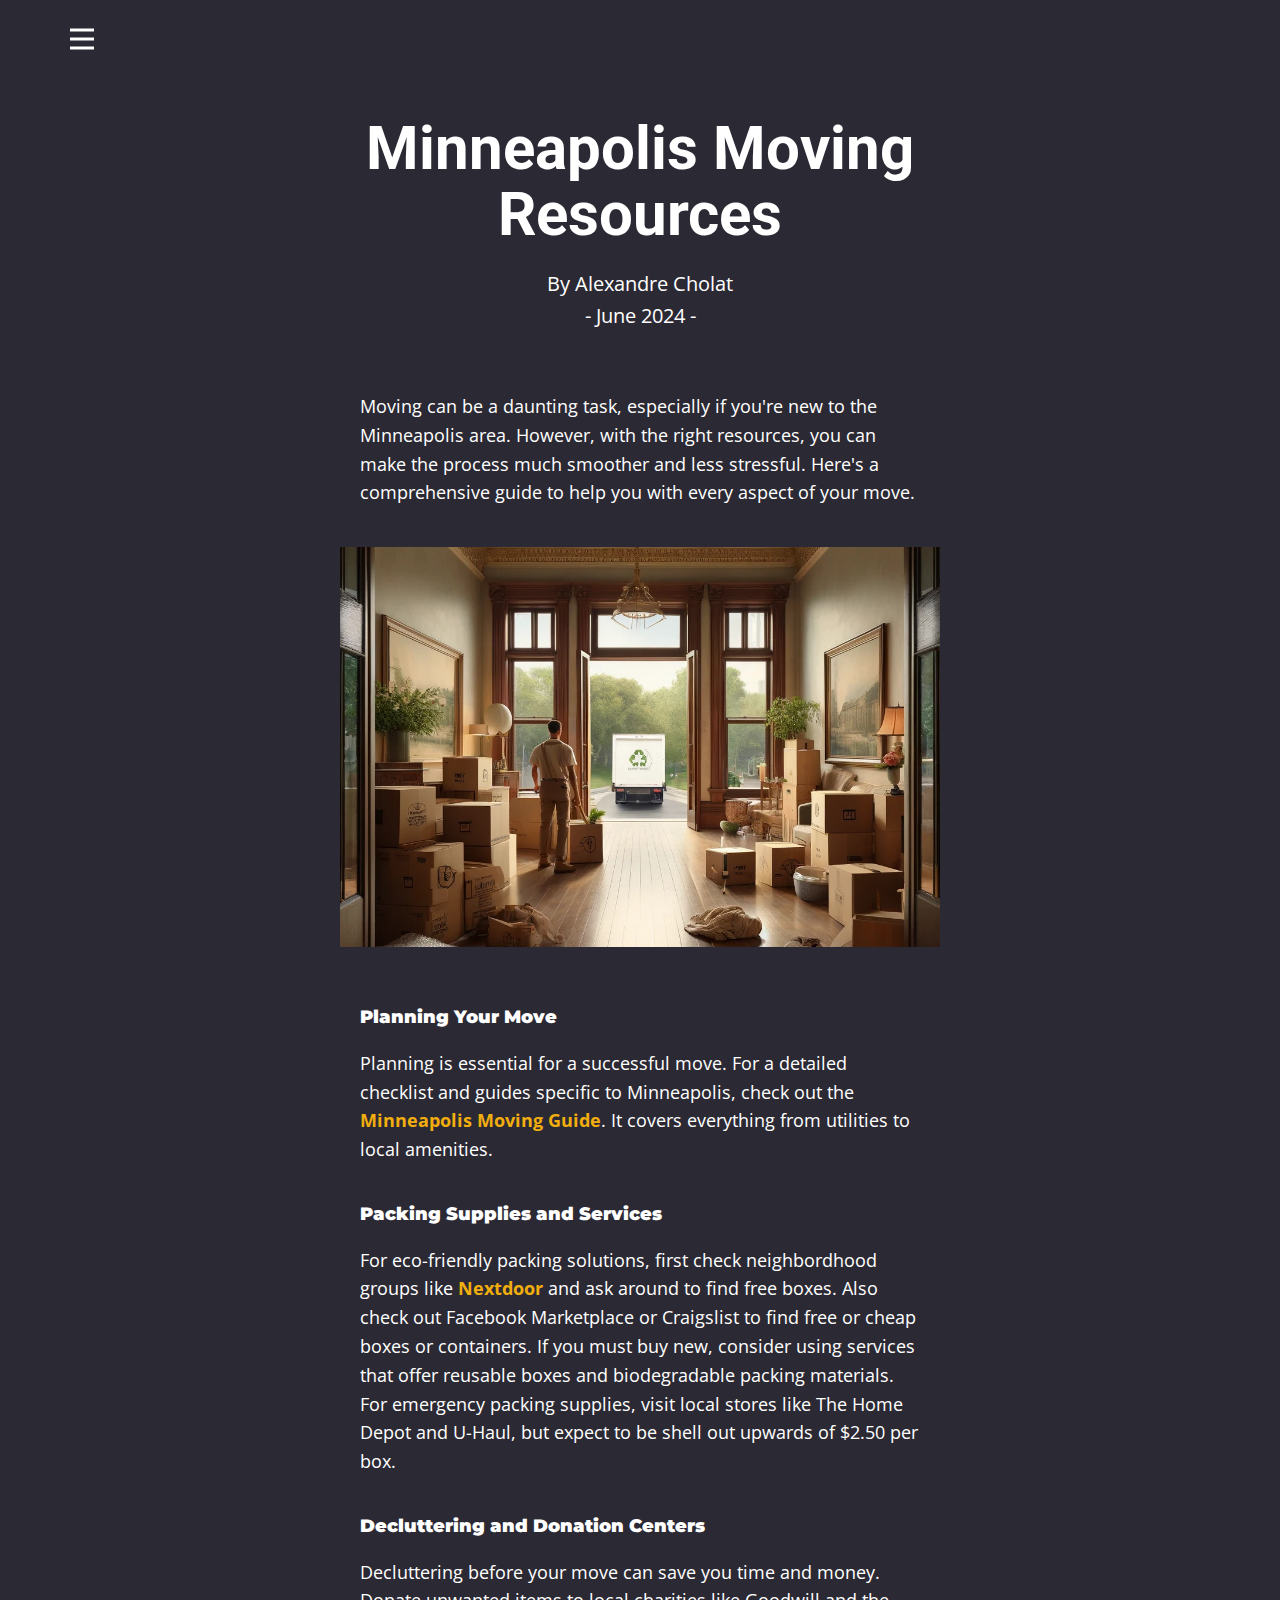
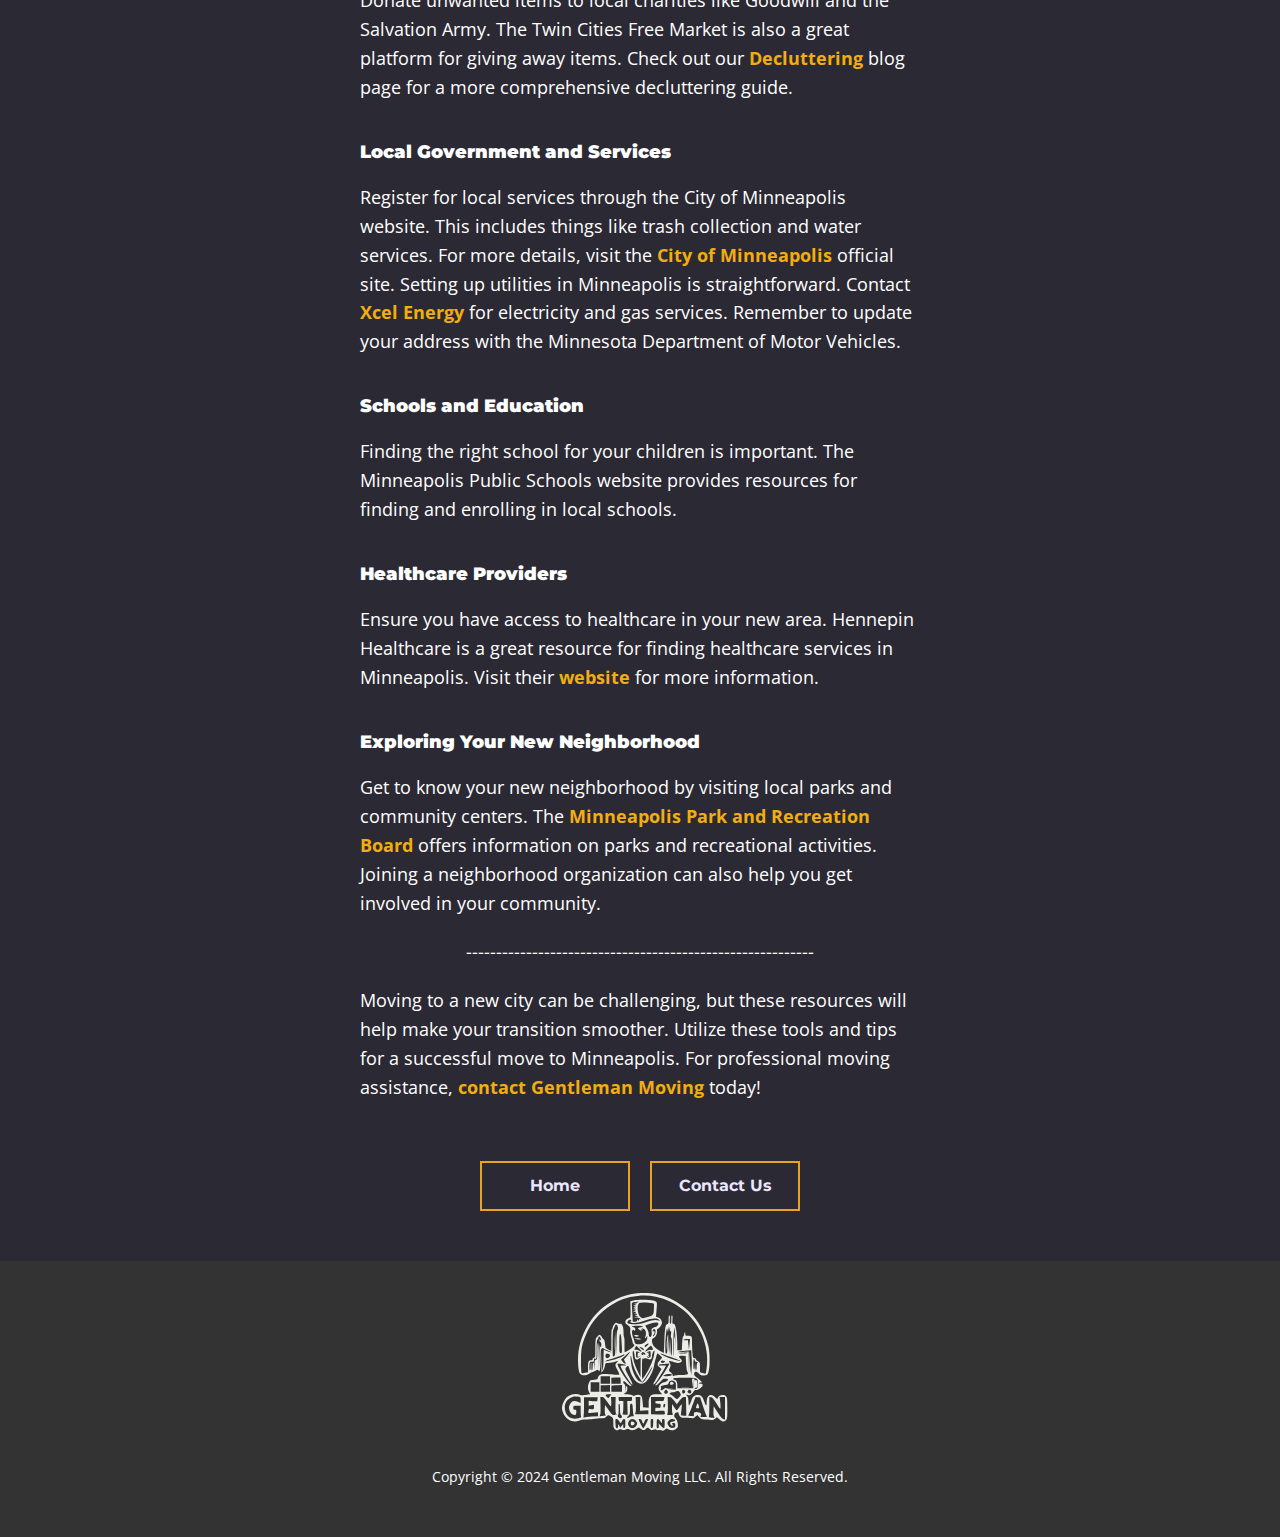
<file: Moving-Resources.html>
<!DOCTYPE html>
<html lang="en">
  <head>
    <meta charset="UTF-8" />
    <meta name="viewport" content="width=device-width, initial-scale=1.0" />
    <meta
      name="description"
      content="Discover essential resources for moving in Minneapolis. Our comprehensive guide covers everything from finding moving companies to exploring your new neighborhood."
    />
    <meta
      name="keywords"
      content="Minneapolis Moving Resources, Moving Guide, Moving Tips, Minneapolis"
    />
    <meta name="robots" content="index, follow" />
    <title>Minneapolis Moving Resources</title>
    <link rel="stylesheet" href="nicepage.css" media="screen" />
    <link rel="stylesheet" href="blog.css" media="screen" />
    <link rel="stylesheet" href="Home.css" media="screen" />
    <script
      class="u-script"
      type="text/javascript"
      src="jquery.js"
      defer=""
    ></script>
    <script
      class="u-script"
      type="text/javascript"
      src="nicepage.js"
      defer=""
    ></script>
    <link
      id="u-theme-google-font"
      rel="stylesheet"
      href="https://fonts.googleapis.com/css?family=Roboto:100,100i,300,300i,400,400i,500,500i,700,700i,900,900i|Open+Sans:300,300i,400,400i,500,500i,600,600i,700,700i,800,800i"
    />
    <link
      id="u-page-google-font"
      rel="stylesheet"
      href="https://fonts.googleapis.com/css?family=Montserrat:100,100i,200,200i,300,300i,400,400i,500,500i,600,600i,700,700i,800,800i,900,900i"
    />

    <link rel="icon" href="images/box-png.webp" type="Box fav-icon" />

    <script type="application/ld+json">
      {
        "@context": "http://schema.org",
        "@type": "MovingCompany",
        "name": "Gentleman Moving",
        "url": "http://www.gentlemanmoving.com",
        "areaServed": [
          {
            "@type": "City",
            "name": "Minneapolis"
          },
          {
            "@type": "City",
            "name": "St. Paul"
          }
        ],
        "telephone": "+16126004789"
      }
    </script>
    <meta name="theme-color" content="#411ae7" />
    <meta property="og:title" content="Home" />
    <meta property="og:type" content="website" />
    <meta data-intl-tel-input-cdn-path="intlTelInput/" />
  </head>
  <body
    data-path-to-root="./"
    data-include-products="false"
    class="u-body u-overlap u-overlap-contrast u-overlap-transparent u-xl-mode"
    data-lang="en"
  >
    <header
      class="u-clearfix u-container-align-left u-header u-header"
      id="sec-204b"
    >
      <div class="u-clearfix u-sheet u-sheet-1">
        <nav
          class="u-menu u-menu-hamburger u-offcanvas u-menu-1"
          data-responsive-from="XL"
        >
          <div
            class="menu-collapse"
            style="font-size: 1rem; letter-spacing: 0px"
          >
            <a
              class="u-button-style u-custom-left-right-menu-spacing u-custom-padding-bottom u-custom-text-active-color u-custom-text-hover-color u-custom-top-bottom-menu-spacing u-nav-link u-text-active-palette-1-base u-text-hover-palette-2-base"
              href="#"
            >
              <svg class="u-svg-link" viewBox="0 0 24 24">
                <use xlink:href="#menu-hamburger"></use>
              </svg>
              <svg
                class="u-svg-content"
                version="1.1"
                id="menu-hamburger"
                viewBox="0 0 16 16"
                x="0px"
                y="0px"
                xmlns:xlink="http://www.w3.org/2000/svg"
              >
                <g>
                  <rect y="1" width="16" height="2"></rect>
                  <rect y="7" width="16" height="2"></rect>
                  <rect y="13" width="16" height="2"></rect>
                </g>
              </svg>
            </a>
          </div>
          <div class="u-nav-container">
            <ul class="u-nav u-unstyled u-nav-1">
              <li class="u-nav-item">
                <a
                  class="u-button-style u-nav-link u-text-active-palette-1-light-2 u-text-hover-palette-1-light-1"
                  href="index.html"
                  style="padding: 10px 20px"
                  >Home</a
                >
              </li>
              <li class="u-nav-item">
                <a
                  class="u-button-style u-nav-link u-text-active-palette-1-light-2 u-text-hover-palette-1-light-1"
                  href="About.html"
                  style="padding: 10px 20px"
                  >About</a
                >
              </li>
              <li class="u-nav-item">
                <a
                  class="u-button-style u-nav-link u-text-active-palette-1-light-2 u-text-hover-palette-1-light-1"
                  href="Contact.html"
                  style="padding: 10px 20px"
                  >Contact</a
                >
              </li>
              <li class="u-nav-item">
                <a
                  class="u-button-style u-nav-link u-text-active-palette-1-light-2 u-text-hover-palette-1-light-1"
                  href="Sustainable-Moving-Guide.html"
                  style="padding: 10px 20px"
                  >Blog | Sustainable Moving</a
                >
              </li>
              <li class="u-nav-item">
                <a
                  class="u-button-style u-nav-link u-text-active-palette-1-light-2 u-text-hover-palette-1-light-1"
                  href="#carousel_4186"
                  style="padding: 10px 20px"
                  >Contact</a
                >
              </li>
            </ul>
          </div>

          <div class="u-nav-container-collapse">
            <div
              class="u-black u-container-style u-inner-container-layout u-opacity u-opacity-95 u-sidenav"
            >
              <div class="u-inner-container-layout u-sidenav-overflow">
                <div class="u-logo-mobile">
                  <img
                    src="images/gm-logo-text.svg"
                    alt="Gentleman Moving Text Logo"
                    width="100"
                    height="40"
                  />
                </div>
                <div class="u-menu-close"></div>
                <ul
                  class="u-align-center u-nav u-popupmenu-items u-unstyled u-nav-2"
                >
                  <li class="u-nav-item">
                    <a class="u-button-style u-nav-link" href="index.html"
                      >Home</a
                    >
                  </li>
                  <li class="u-nav-item">
                    <a class="u-button-style u-nav-link" href="About.html"
                      >About</a
                    >
                  </li>
                  <li class="u-nav-item">
                    <a class="u-button-style u-nav-link" href="Contact.html"
                      >Contact</a
                    >
                  </li>

                  <li class="u-nav-item">
                    <a
                      class="u-button-style u-nav-link"
                      href="Sustainable-Moving-Guide.html"
                      >How to Move<br />Sustainably</a
                    >
                  </li>
                  <li class="u-nav-item">
                    <a
                      class="u-button-style u-nav-link"
                      href="winter-moving.html"
                      >Minnesota Winter<br />Moving Guide</a
                    >
                  </li>
                  <li class="u-nav-item">
                    <a
                      class="u-button-style u-nav-link"
                      href="decluttering.html"
                      >Decluttering</a
                    >
                  </li>
                  <li class="u-nav-item">
                    <a
                      class="u-button-style u-nav-link"
                      href="Moving-Resources.html"
                      >Resources</a
                    >
                  </li>
                </ul>
                <div class="u-footer-logo-mobile">
                  <img
                    src="images/silhouette-dolly-push.svg"
                    alt="Gentleman Pushing Dolly Nav Graphic"
                    class="footer-graphic"
                  />
                </div>
              </div>
            </div>
            <div class="u-black u-menu-overlay u-opacity u-opacity-70"></div>
          </div>
        </nav>
      </div>
    </header>

    <section
      class="u-section u-blog-section u-palette-1-dark-3"
      style="padding-top: 50px; padding-bottom: 50px"
    >
      <main class="u-section-1 u-align-center">
        <article class="u-blog-post">
          <div class="title-container">
            <h1
              class="u-text u-title u-text-1"
              style="margin-bottom: 20px; font-weight: bold"
            >
              <br />Minneapolis Moving Resources
            </h1>
          </div>
          <p class="u-text u-meta u-text-2" style="margin-bottom: 20px">
            By Alexandre Cholat<br />
            - June 2024 -
          </p>

          <div
            class="u-text u-body u-text-3 u-palette-1-dark-3 content-container"
            style="max-width: 600px; margin: auto; padding: 20px"
          >
            <p>
              Moving can be a daunting task, especially if you're new to the
              Minneapolis area. However, with the right resources, you can make
              the process much smoother and less stressful. Here's a
              comprehensive guide to help you with every aspect of your move.
            </p>
          </div>
          <img
            src="images/eco-friendly-move0.webp"
            alt="Minneapolis moving resources"
            class="u-image u-image-default u-image-1"
            style="max-width: 600px; width: 100%; margin: auto"
          />
          <div
            class="u-text u-body u-text-3 u-palette-1-dark-3 content-container"
            style="max-width: 600px; margin: auto; padding: 20px"
          >
            <h3 class="section-header">Planning Your Move</h3>
            <p>
              Planning is essential for a successful move. For a detailed
              checklist and guides specific to Minneapolis, check out the
              <a
                href="https://www.minneapolismn.gov/resident-services/moving/"
                class="u-active-none u-border-active-black u-border-hover-grey-75 u-border-none u-button-link u-button-style u-hover-none u-none u-text-active-palette-3-light-2 u-text-hover-palette-1-light-1 u-text-palette-3-base u-btn-2"
                target="_blank"
                >Minneapolis Moving Guide</a
              >. It covers everything from utilities to local amenities.
            </p>

            <h3 class="section-header">Packing Supplies and Services</h3>
            <p>
              For eco-friendly packing solutions, first check neighbordhood
              groups like
              <a
                href="https://nextdoor.com/"
                class="u-active-none u-border-active-black u-border-hover-grey-75 u-border-none u-button-link u-button-style u-hover-none u-none u-text-active-palette-3-light-2 u-text-hover-palette-1-light-1 u-text-palette-3-base u-btn-2"
                target="_blank"
                >Nextdoor</a
              >
              and ask around to find free boxes. Also check out Facebook
              Marketplace or Craigslist to find free or cheap boxes or
              containers. If you must buy new, consider using services that
              offer reusable boxes and biodegradable packing materials. For
              emergency packing supplies, visit local stores like The Home Depot
              and U-Haul, but expect to be shell out upwards of $2.50 per box.
            </p>

            <h3 class="section-header">Decluttering and Donation Centers</h3>
            <p>
              Decluttering before your move can save you time and money. Donate
              unwanted items to local charities like Goodwill and the Salvation
              Army. The Twin Cities Free Market is also a great platform for
              giving away items. Check out our
              <a
                href="decluttering.html"
                class="u-active-none u-border-active-black u-border-hover-grey-75 u-border-none u-button-link u-button-style u-hover-none u-none u-text-active-palette-3-light-2 u-text-hover-palette-1-light-1 u-text-palette-3-base u-btn-2"
                >Decluttering</a
              >
              blog page for a more comprehensive decluttering guide.
            </p>

            <h3 class="section-header">Local Government and Services</h3>
            <p>
              Register for local services through the City of Minneapolis
              website. This includes things like trash collection and water
              services. For more details, visit the
              <a
                href="https://www.minneapolismn.gov/"
                class="u-active-none u-border-active-black u-border-hover-grey-75 u-border-none u-button-link u-button-style u-hover-none u-none u-text-active-palette-3-light-2 u-text-hover-palette-1-light-1 u-text-palette-3-base u-btn-2"
                target="_blank"
                >City of Minneapolis</a
              >
              official site. Setting up utilities in Minneapolis is
              straightforward. Contact
              <a
                href="https://www.xcelenergy.com/"
                class="u-active-none u-border-active-black u-border-hover-grey-75 u-border-none u-button-link u-button-style u-hover-none u-none u-text-active-palette-3-light-2 u-text-hover-palette-1-light-1 u-text-palette-3-base u-btn-2"
                target="_blank"
                >Xcel Energy</a
              >
              for electricity and gas services. Remember to update your address
              with the
              <a
                href="https://dps.mn.gov/divisions/dvs/Pages/default.aspx"
                target="_blank"
                >Minnesota Department of Motor Vehicles</a
              >.
            </p>

            <h3 class="section-header">Schools and Education</h3>
            <p>
              Finding the right school for your children is important. The
              <a href="https://mpls.k12.mn.us/" target="_blank"
                >Minneapolis Public Schools</a
              >
              website provides resources for finding and enrolling in local
              schools.
            </p>

            <h3 class="section-header">Healthcare Providers</h3>
            <p>
              Ensure you have access to healthcare in your new area. Hennepin
              Healthcare is a great resource for finding healthcare services in
              Minneapolis. Visit their
              <a
                href="https://www.hennepinhealthcare.org/"
                class="u-active-none u-border-active-black u-border-hover-grey-75 u-border-none u-button-link u-button-style u-hover-none u-none u-text-active-palette-3-light-2 u-text-hover-palette-1-light-1 u-text-palette-3-base u-btn-2"
                target="_blank"
                >website</a
              >
              for more information.
            </p>

            <h3 class="section-header">Exploring Your New Neighborhood</h3>
            <p>
              Get to know your new neighborhood by visiting local parks and
              community centers. The
              <a
                href="https://www.minneapolisparks.org/"
                class="u-active-none u-border-active-black u-border-hover-grey-75 u-border-none u-button-link u-button-style u-hover-none u-none u-text-active-palette-3-light-2 u-text-hover-palette-1-light-1 u-text-palette-3-base u-btn-2"
                >Minneapolis Park and Recreation Board</a
              >
              offers information on parks and recreational activities. Joining a
              neighborhood organization can also help you get involved in your
              community.
            </p>

            <p style="text-align: center">
              ----------------------------------------------------------
            </p>

            <p>
              Moving to a new city can be challenging, but these resources will
              help make your transition smoother. Utilize these tools and tips
              for a successful move to Minneapolis. For professional moving
              assistance,
              <a
                href="Contact.html"
                class="u-active-none u-border-active-black u-border-hover-grey-75 u-border-none u-button-link u-button-style u-hover-none u-none u-text-active-palette-3-light-2 u-text-hover-palette-1-light-1 u-text-palette-3-base u-btn-2"
                >contact Gentleman Moving</a
              >
              today!
            </p>
          </div>
        </article>
        <div class="custom-button-container">
          <a href="index.html" class="custom-btn custom-btn-home">Home</a>
          <a href="Contact.html" class="custom-btn custom-btn-contact"
            >Contact Us</a
          >
        </div>
      </main>
    </section>

    <footer
      class="u-align-center u-clearfix u-footer u-grey-80 u-footer"
      id="sec-9d95"
    >
      <div class="u-clearfix u-sheet u-sheet-1">
        <img
          src="images/handdrawn-gm-logo2.svg"
          alt="Logo"
          class="footer-logo"
        />
        <p class="u-small-text u-text u-text-variant u-text-1">
          Copyright © 2024 Gentleman Moving LLC. All Rights Reserved.
        </p>
      </div>
    </footer>
  </body>
</html>
</file>
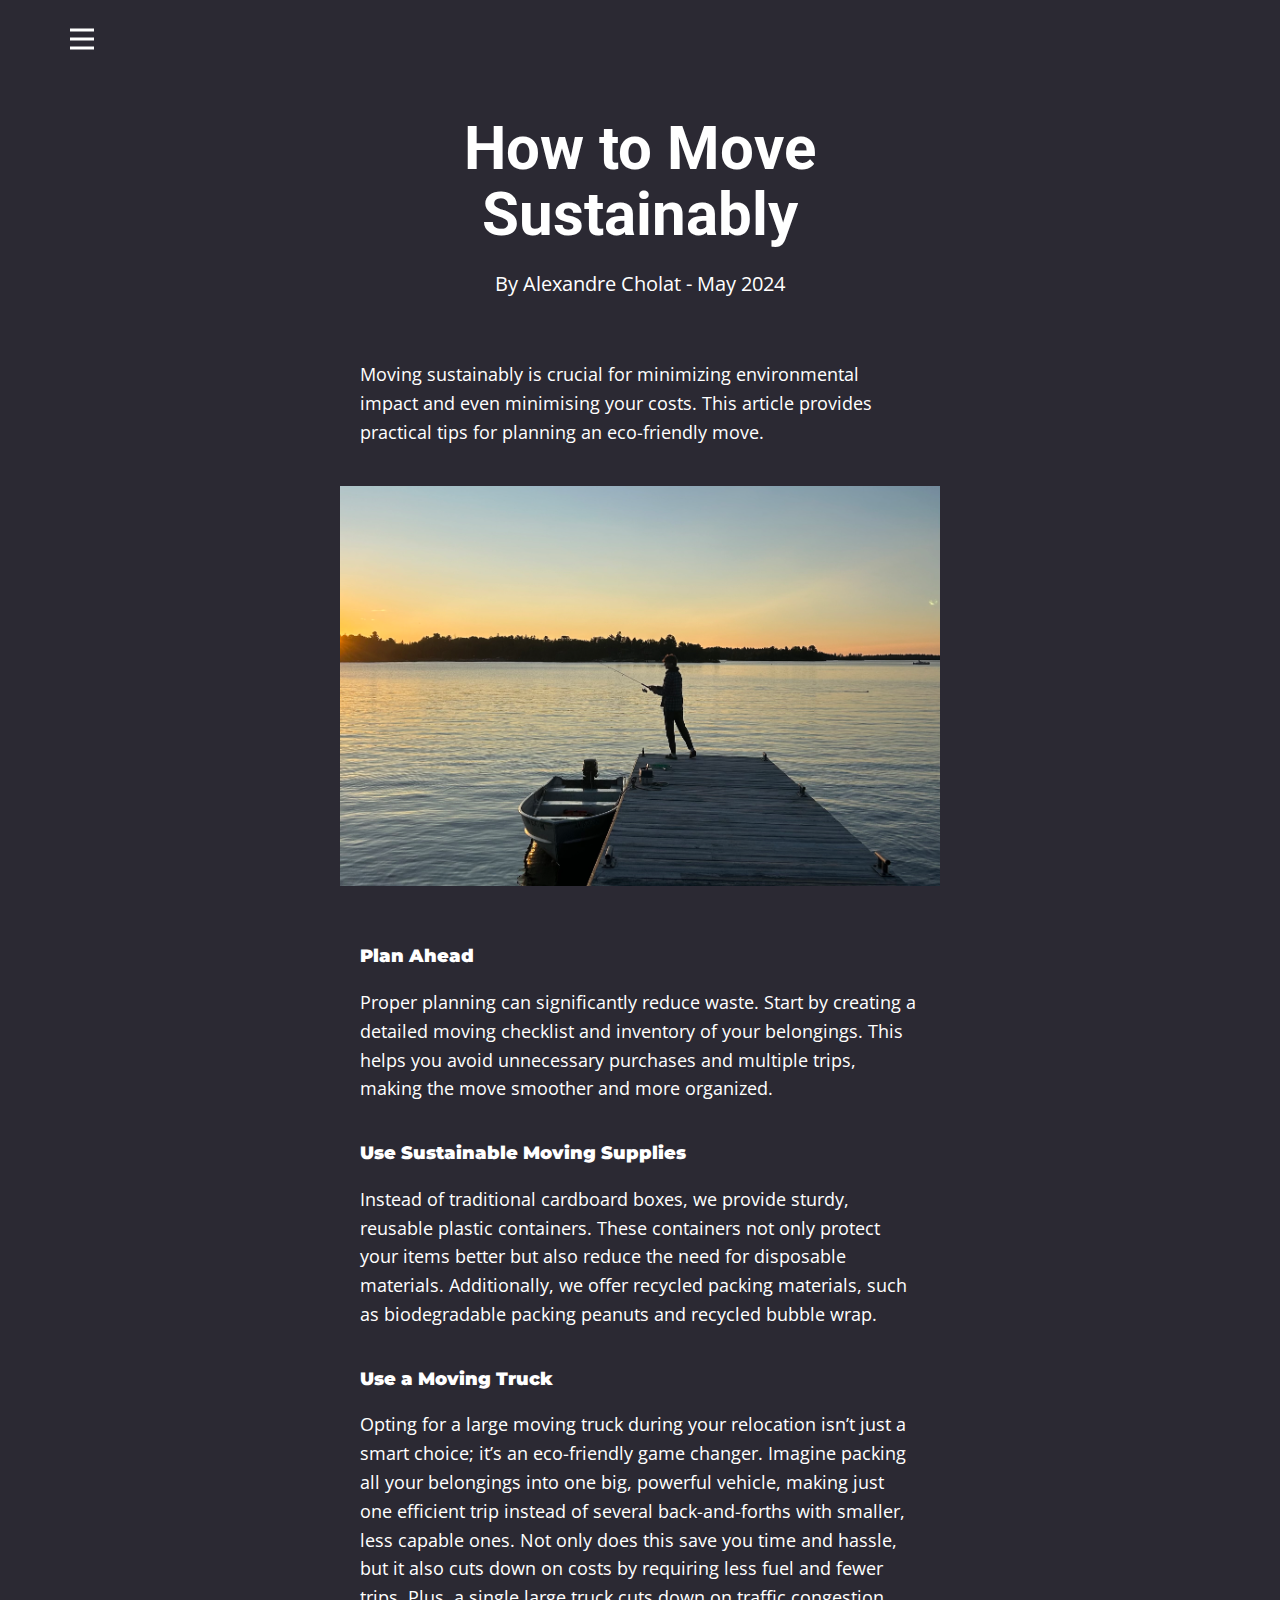
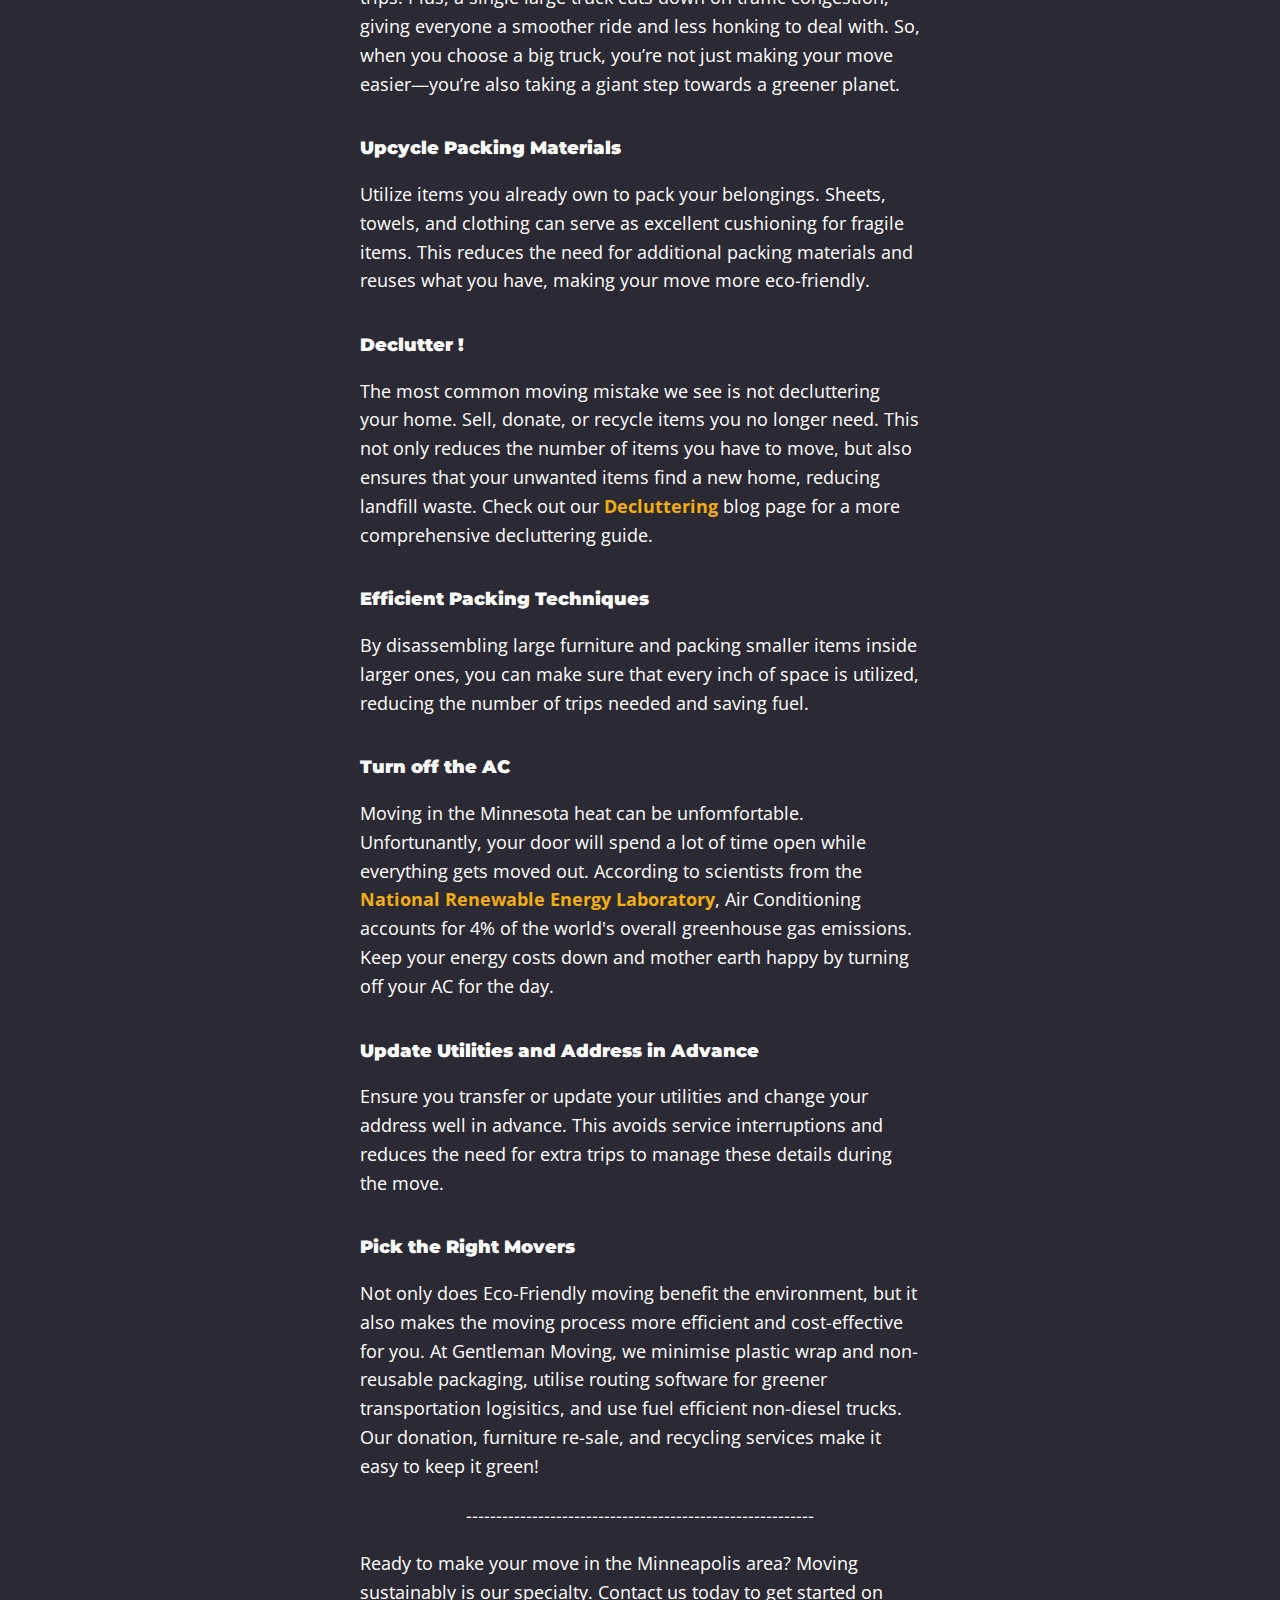
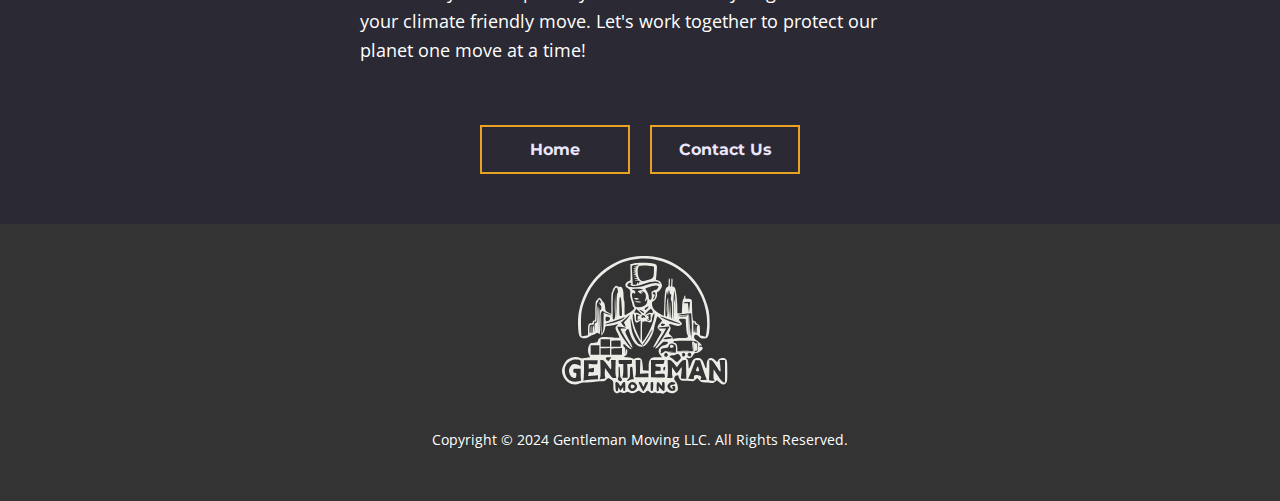
<file: Sustainable-Moving-Guide.html>
<!DOCTYPE html>
<html lang="en">
<head>
    <meta charset="UTF-8">
    <meta name="viewport" content="width=device-width, initial-scale=1.0">
    <meta name="description" content="Learn how to move sustainably with our top tips for eco-friendly moving practices.">
    <meta name="keywords" content="Sustainable Moving, Eco-Friendly Moving, Green Moving Practices">
    <meta name="robots" content="index, follow">
    <title>How to Move Sustainably</title>
    <link rel="stylesheet" href="nicepage.css" media="screen">
    <link rel="stylesheet" href="blog.css" media="screen">
    <link rel="stylesheet" href="Home.css" media="screen">
    <script class="u-script" type="text/javascript" src="jquery.js" defer=""></script>
    <script class="u-script" type="text/javascript" src="nicepage.js" defer=""></script>
    <link id="u-theme-google-font" rel="stylesheet" href="https://fonts.googleapis.com/css?family=Roboto:100,100i,300,300i,400,400i,500,500i,700,700i,900,900i|Open+Sans:300,300i,400,400i,500,500i,600,600i,700,700i,800,800i">
    <link id="u-page-google-font" rel="stylesheet" href="https://fonts.googleapis.com/css?family=Montserrat:100,100i,200,200i,300,300i,400,400i,500,500i,600,600i,700,700i,800,800i,900,900i">
    
    <link rel="icon" href="images/box-png.webp" type="Box fav-icon">

    <script type="application/ld+json">{
		"@context": "http://schema.org",
		"@type": "MovingCompany",
		"name": "Gentleman Moving",
    "url": "http://www.gentlemanmoving.com",
    "areaServed": [
      {
          "@type": "City",
          "name": "Minneapolis"
      },
      {
          "@type": "City",
          "name": "St. Paul"
      }
  ],
  "telephone": "+16126004789"
}</script>
    <meta name="theme-color" content="#411ae7">
    <meta property="og:title" content="Home">
    <meta property="og:type" content="website">
  <meta data-intl-tel-input-cdn-path="intlTelInput/"></head>
  <body data-path-to-root="./" data-include-products="false" class="u-body u-overlap u-overlap-contrast u-overlap-transparent u-xl-mode" data-lang="en">
    <header class="u-clearfix u-container-align-left u-header u-header" id="sec-204b">
      
      <div class="u-clearfix u-sheet u-sheet-1">
  <!-- Hamburger menu -->
          <nav class="u-menu u-menu-hamburger u-offcanvas u-menu-1" data-responsive-from="XL">
            <div class="menu-collapse" style="font-size: 1rem; letter-spacing: 0px;">
              <a class="u-button-style u-custom-left-right-menu-spacing u-custom-padding-bottom u-custom-text-active-color u-custom-text-hover-color u-custom-top-bottom-menu-spacing u-nav-link u-text-active-palette-1-base u-text-hover-palette-2-base" href="#">
                <svg class="u-svg-link" viewBox="0 0 24 24"><use xlink:href="#menu-hamburger"></use></svg>
                <svg class="u-svg-content" version="1.1" id="menu-hamburger" viewBox="0 0 16 16" x="0px" y="0px" xmlns:xlink="http://www.w3.org/1999/xlink" xmlns="http://www.w3.org/2000/svg"><g><rect y="1" width="16" height="2"></rect><rect y="7" width="16" height="2"></rect><rect y="13" width="16" height="2">

                </rect>
              </g>
            </svg>
          </a>
        </div>
        <div class="u-nav-container">
          <ul class="u-nav u-unstyled u-nav-1">
            <li class="u-nav-item">
              <a class="u-button-style u-nav-link u-text-active-palette-1-light-2 u-text-hover-palette-1-light-1" href="index.html" style="padding: 10px 20px;">Home</a>
            </li>
            <li class="u-nav-item">
              <a class="u-button-style u-nav-link u-text-active-palette-1-light-2 u-text-hover-palette-1-light-1" href="About.html" style="padding: 10px 20px;">About</a>
            </li>
            <li class="u-nav-item">
              <a class="u-button-style u-nav-link u-text-active-palette-1-light-2 u-text-hover-palette-1-light-1" href="Contact.html" style="padding: 10px 20px;">Contact</a>
            </li>
            <li class="u-nav-item">
              <a class="u-button-style u-nav-link u-text-active-palette-1-light-2 u-text-hover-palette-1-light-1" href="Sustainable-Moving-Guide.html" style="padding: 10px 20px;">Blog | Sustainable Moving</a>
            </li>
            <li class="u-nav-item">
              <a class="u-button-style u-nav-link u-text-active-palette-1-light-2 u-text-hover-palette-1-light-1" href="#carousel_4186" style="padding: 10px 20px;">Contact</a>
            </li>
          </ul>
        </div>






<div class="u-nav-container-collapse">
  <div class="u-black u-container-style u-inner-container-layout u-opacity u-opacity-95 u-sidenav">
    <div class="u-inner-container-layout u-sidenav-overflow">
      <div class="u-logo-mobile">
        <img src="images/gm-logo-text.svg" alt="Gentleman Moving Text Logo" width="100" height="40">
      </div>
      <div class="u-menu-close"></div>
      <ul class="u-align-center u-nav u-popupmenu-items u-unstyled u-nav-2">
        <li class="u-nav-item"><a class="u-button-style u-nav-link" href="index.html">Home</a></li>
        <li class="u-nav-item"><a class="u-button-style u-nav-link" href="About.html">About</a></li>
        <li class="u-nav-item"><a class="u-button-style u-nav-link" href="Contact.html">Contact</a></li>

        <li class="u-nav-item"><a class="u-button-style u-nav-link" href="Sustainable-Moving-Guide.html">How to Move<br>Sustainably</a></li>
        <li class="u-nav-item"><a class="u-button-style u-nav-link" href="winter-moving.html">Minnesota Winter<br>Moving Guide</a></li>
        <li class="u-nav-item"><a class="u-button-style u-nav-link" href="decluttering.html">Decluttering</a></li>
        <li class="u-nav-item"><a class="u-button-style u-nav-link" href="Moving-Resources.html">Resources</a></li>



      </ul>
      <div class="u-footer-logo-mobile">
        <img src="images/silhouette-dolly-push.svg" alt="Gentleman Pushing Dolly Nav Graphic" class="footer-graphic">
      </div>
    </div>
  </div>
  <div class="u-black u-menu-overlay u-opacity u-opacity-70"></div>
</div>
</nav>
</div>


</header>

<section class="u-section u-blog-section u-palette-1-dark-3" style="padding-top: 50px; padding-bottom: 50px;">
  <main class="u-section-1 u-align-center">
      <article class="u-blog-post">
          <div class="title-container">
              <h1 class="u-text u-title u-text-1" style="margin-bottom: 20px; font-weight: bold;"><br>How to Move Sustainably</h1>
              <p class="u-text u-meta u-text-2" style="margin-bottom: 20px;">By Alexandre Cholat - May 2024</p>
          </div>
          <div class="u-text u-body u-text-3 u-palette-1-dark-3 content-container" style="max-width: 600px; margin: auto; padding: 20px;">
              <p>Moving sustainably is crucial for minimizing environmental impact and even minimising your costs. This article provides practical tips for planning an eco-friendly move.</p>
          </div>
          <img src="images/luc-rainylake-fishing.jpg" alt="Eco-friendly moving" class="u-image u-image-default u-image-1" style="max-width: 600px; width: 100%; margin: auto;">
          <div class="u-text u-body u-text-3 u-palette-1-dark-3 content-container" style="max-width: 600px; margin: auto; padding: 20px;">
            
            <h3 class="section-header">Plan Ahead</h3>
            <p>Proper planning can significantly reduce waste. Start by creating a detailed moving checklist and inventory of your belongings. This helps you avoid unnecessary purchases and multiple trips, making the move smoother and more organized.</p>
            
            <h3 class="section-header">Use Sustainable Moving Supplies</h3>
            <p>Instead of traditional cardboard boxes, we provide sturdy, reusable plastic containers. These containers not only protect your items better but also reduce the need for disposable materials. Additionally, we offer recycled packing materials, such as biodegradable packing peanuts and recycled bubble wrap.</p>
            
            <h3 class="section-header">Use a Moving Truck</h3>
            <p>Opting for a large moving truck during your relocation isn’t just a smart choice; it’s an eco-friendly game changer. Imagine packing all your belongings into one big, powerful vehicle, making just one efficient trip instead of several back-and-forths with smaller, less capable ones. Not only does this save you time and hassle, but it also cuts down on costs by requiring less fuel and fewer trips. Plus, a single large truck cuts down on traffic congestion, giving everyone a smoother ride and less honking to deal with. So, when you choose a big truck, you’re not just making your move easier—you’re also taking a giant step towards a greener planet.</p>

            <h3 class="section-header">Upcycle Packing Materials</h3>
            <p>Utilize items you already own to pack your belongings. Sheets, towels, and clothing can serve as excellent cushioning for fragile items. This reduces the need for additional packing materials and reuses what you have, making your move more eco-friendly.</p>
            
            <h3 class="section-header">Declutter !</h3>
            <p>The most common moving mistake we see is not decluttering your home. Sell, donate, or recycle items you no longer need. This not only reduces the number of items you have to move, but also ensures that your unwanted items find a new home, reducing landfill waste. Check out our <a href="decluttering.html" class="u-active-none u-border-active-black u-border-hover-grey-75 u-border-none  u-button-link u-button-style u-hover-none u-none u-text-active-palette-3-light-2 u-text-hover-palette-1-light-1 u-text-palette-3-base u-btn-2">Decluttering</a> blog page for a more comprehensive decluttering guide.</p>
            
            <h3 class="section-header">Efficient Packing Techniques</h3>
            <p>By disassembling large furniture and packing smaller items inside larger ones, you can make sure that every inch of space is utilized, reducing the number of trips needed and saving fuel.</p>
            
            <h3 class="section-header">Turn off the AC</h3>
            <p>Moving in the Minnesota heat can be unfomfortable. Unfortunantly, your door will spend a lot of time open while everything gets moved out. According to scientists from the <a href="https://www.nrel.gov/news/press/2022/nrel-shows-impact-of-controlling-humidity-on-greenhouse-gas-emissions.html" class="u-active-none u-border-active-black u-border-hover-grey-75 u-border-none  u-button-link u-button-style u-hover-none u-none u-text-active-palette-3-light-2 u-text-hover-palette-1-light-1 u-text-palette-3-base u-btn-2">National Renewable Energy Laboratory</a>, Air Conditioning accounts for 4% of the world's overall greenhouse gas emissions. Keep your energy costs down and mother earth happy by turning off your AC for the day.</p>

            <h3 class="section-header">Update Utilities and Address in Advance</h3>
            <p>Ensure you transfer or update your utilities and change your address well in advance. This avoids service interruptions and reduces the need for extra trips to manage these details during the move.</p>
            
            <h3 class="section-header">Pick the Right Movers</h3>
            <p>Not only does Eco-Friendly moving benefit the environment, but it also makes the moving process more efficient and cost-effective for you. At Gentleman Moving, we minimise plastic wrap and non-reusable packaging, utilise routing software for greener transportation logisitics, and use fuel efficient non-diesel trucks. Our donation, furniture re-sale, and recycling services make it easy to keep it green!</p>
            <p style="text-align: center;">----------------------------------------------------------</p>
            <p>Ready to make your move in the Minneapolis area? Moving sustainably is our specialty. Contact us today</a> to get started on your climate friendly move. Let's work together to protect our planet one move at a time!</p>
            
          </div>
      </article>
      <div class="custom-button-container">
          <a href="index.html" class="custom-btn custom-btn-home">Home</a>
          <a href="Contact.html" class="custom-btn custom-btn-contact">Contact Us</a>
      </div>
  </main>
</section>








<footer class="u-align-center u-clearfix u-footer u-grey-80 u-footer" id="sec-9d95">
  <div class="u-clearfix u-sheet u-sheet-1">
      <img src="images/handdrawn-gm-logo2.svg" alt="Logo" class="footer-logo">
      <p class="u-small-text u-text u-text-variant u-text-1">Copyright © 2024 Gentleman Moving LLC. All Rights Reserved.</p>
  </div>
</footer>
</body>
</html>
</file>
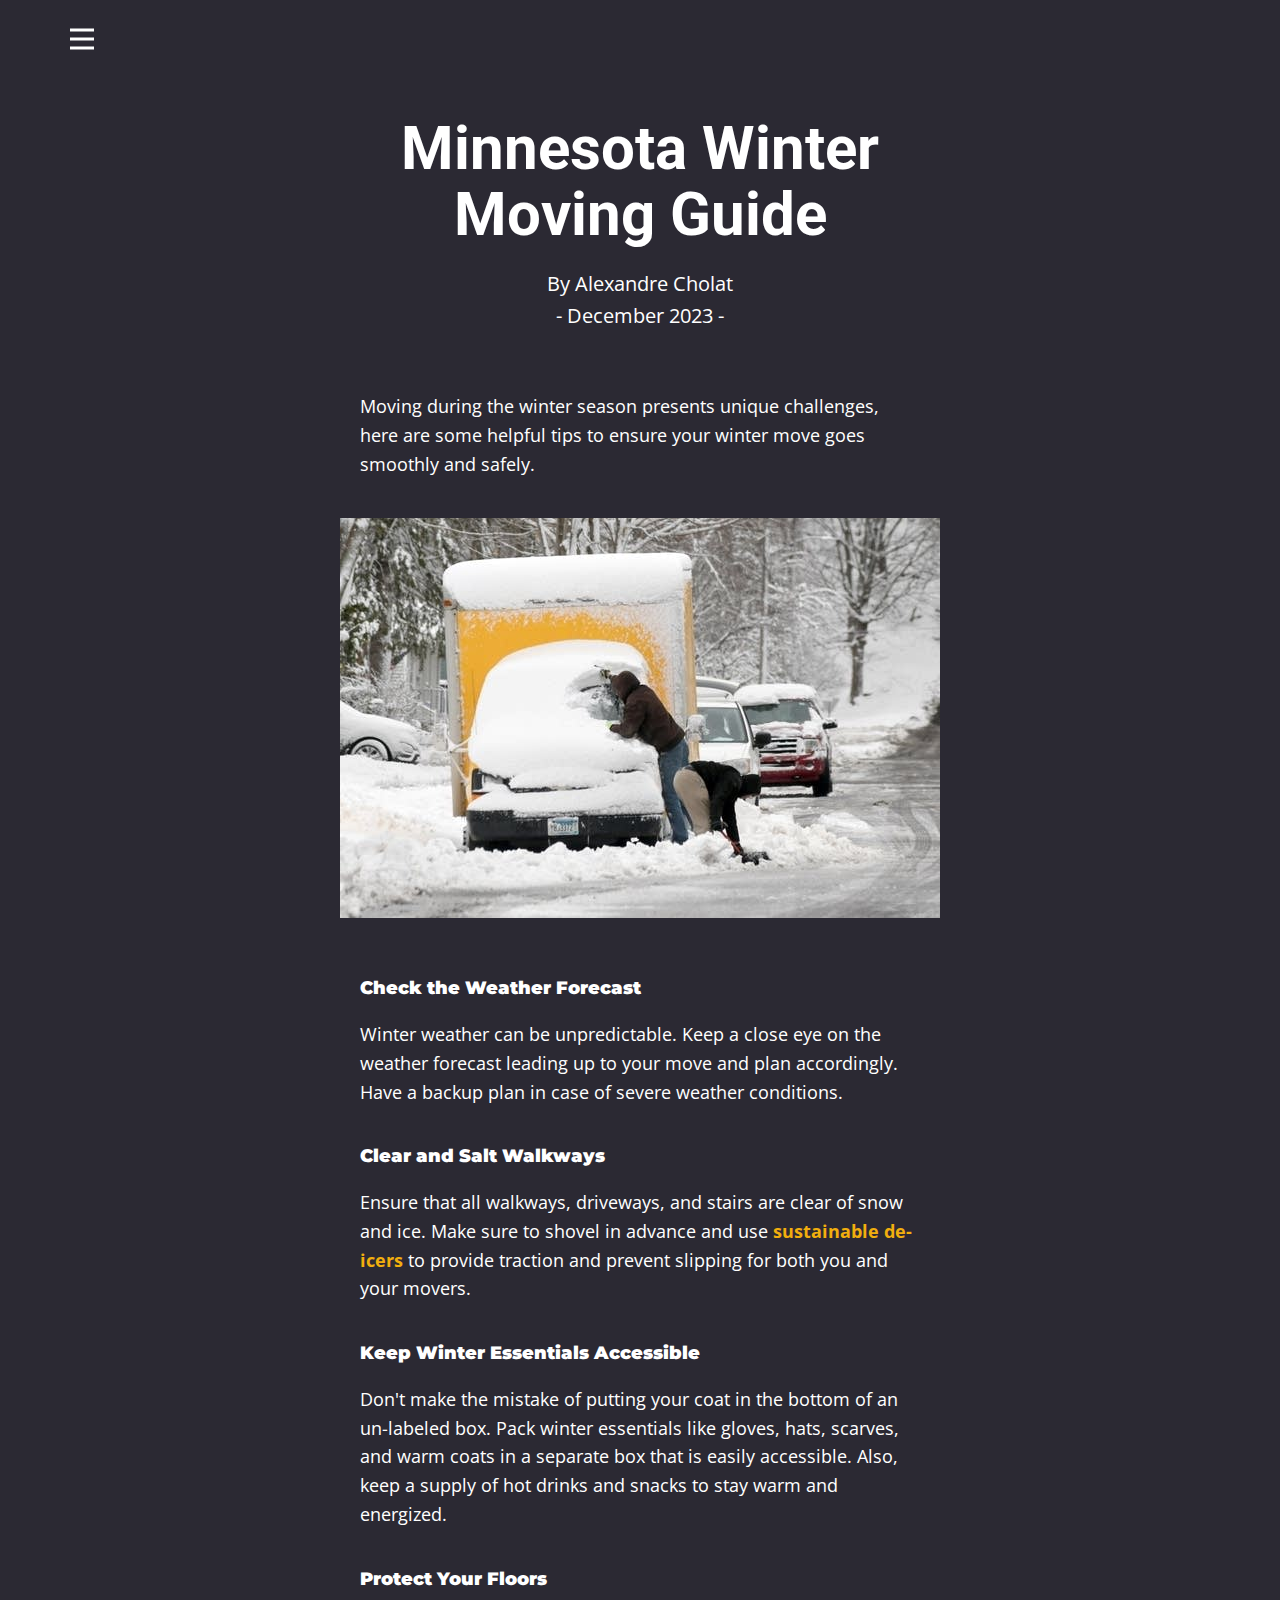
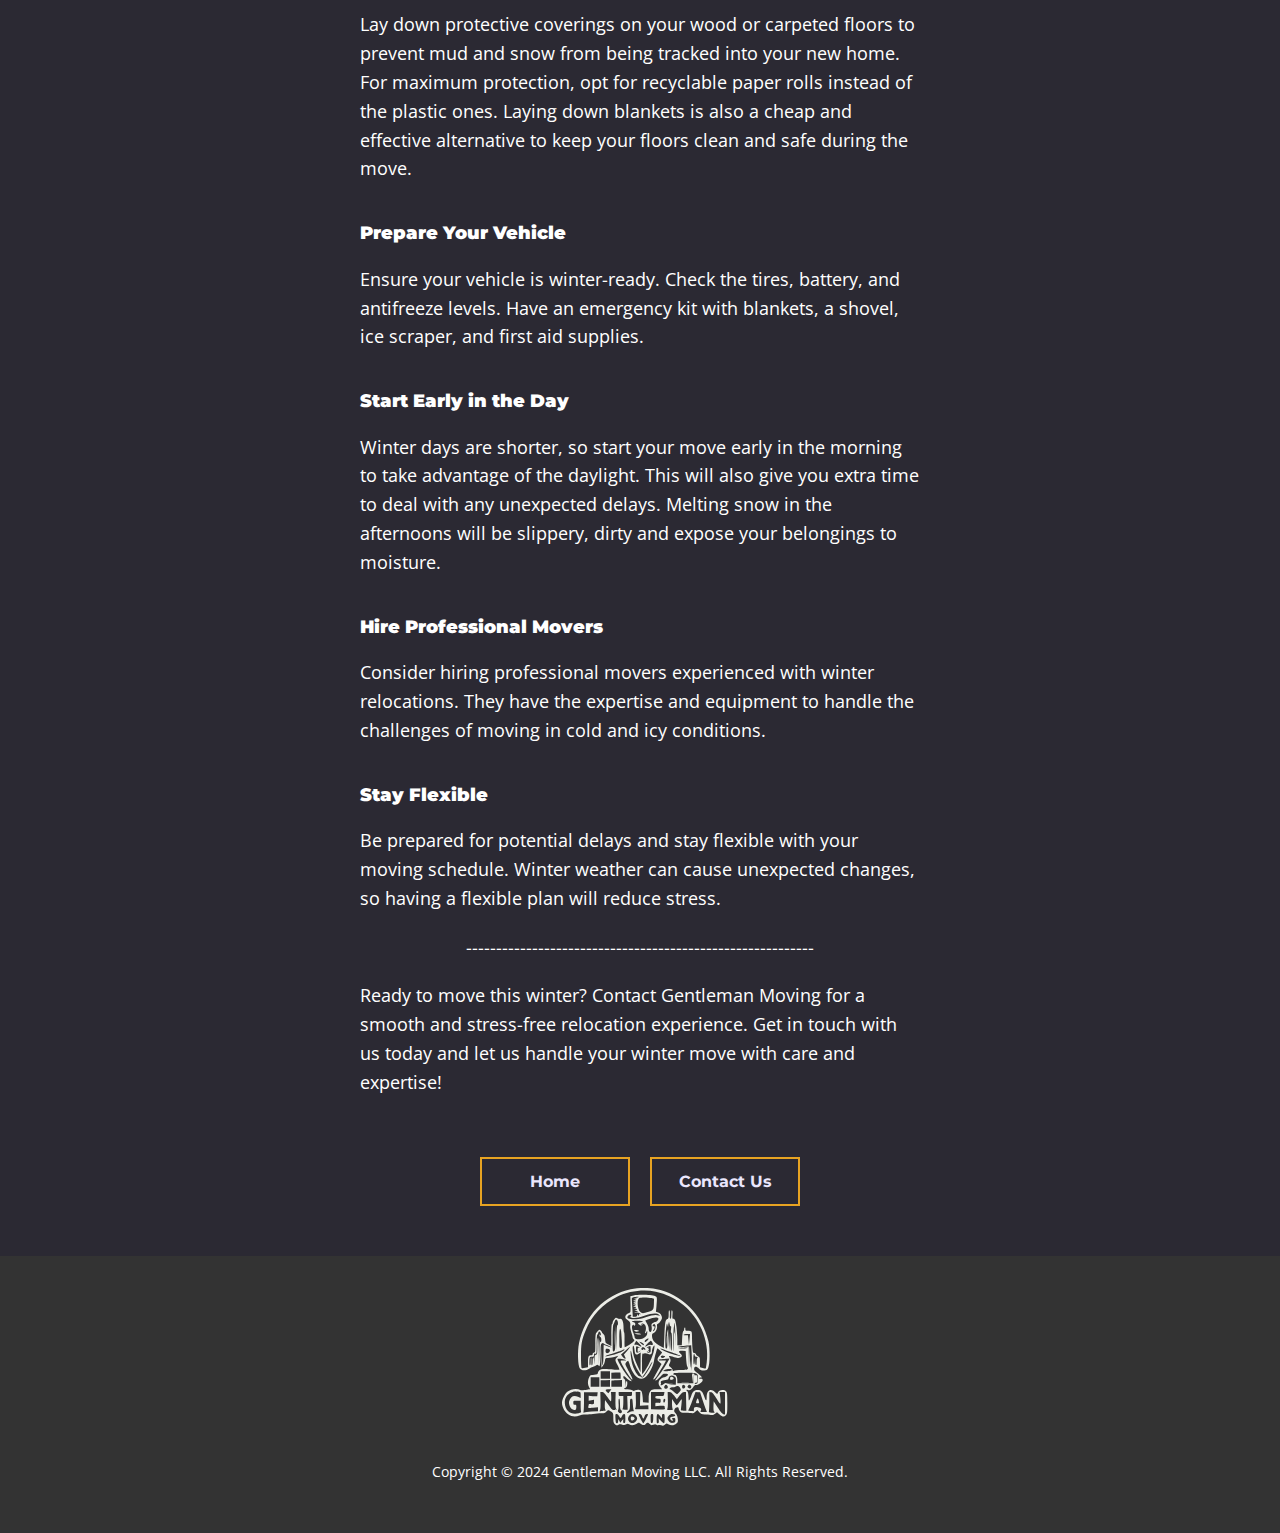
<file: winter-moving.html>
<!DOCTYPE html>
<html lang="en">
<head>
    <meta charset="UTF-8">
    <meta name="viewport" content="width=device-width, initial-scale=1.0">
    <meta name="description" content="Discover essential tips for moving during the winter season to ensure a smooth and safe relocation.">
    <meta name="keywords" content="Winter Moving Tips, Moving During Winter, Winter Relocation">
    <meta name="robots" content="index, follow">
    <title>Helpful Tips for Moving During the Winter</title>
    <link rel="stylesheet" href="nicepage.css" media="screen">
    <link rel="stylesheet" href="blog.css" media="screen">
    <link rel="stylesheet" href="Home.css" media="screen">
    <script class="u-script" type="text/javascript" src="jquery.js" defer=""></script>
    <script class="u-script" type="text/javascript" src="nicepage.js" defer=""></script>
    <link id="u-theme-google-font" rel="stylesheet" href="https://fonts.googleapis.com/css?family=Roboto:100,100i,300,300i,400,400i,500,500i,700,700i,900,900i|Open+Sans:300,300i,400,400i,500,500i,600,600i,700,700i,800,800i">
    <link id="u-page-google-font" rel="stylesheet" href="https://fonts.googleapis.com/css?family=Montserrat:100,100i,200,200i,300,300i,400,400i,500,500i,600,600i,700,700i,800,800i,900,900i">
    
    <link rel="icon" href="images/box-png.webp" type="Box fav-icon">

    <script type="application/ld+json">{
		"@context": "http://schema.org",
		"@type": "MovingCompany",
		"name": "Gentleman Moving",
    "url": "http://www.gentlemanmoving.com",
    "areaServed": [
      {
          "@type": "City",
          "name": "Minneapolis"
      },
      {
          "@type": "City",
          "name": "St. Paul"
      }
  ],
  "telephone": "+16126004789"
}</script>
    <meta name="theme-color" content="#411ae7">
    <meta property="og:title" content="Home">
    <meta property="og:type" content="website">
  <meta data-intl-tel-input-cdn-path="intlTelInput/"></head>
  <body data-path-to-root="./" data-include-products="false" class="u-body u-overlap u-overlap-contrast u-overlap-transparent u-xl-mode" data-lang="en">
    <header class="u-clearfix u-container-align-left u-header u-header" id="sec-204b">
      
      <div class="u-clearfix u-sheet u-sheet-1">
  <!-- Hamburger menu -->
          <nav class="u-menu u-menu-hamburger u-offcanvas u-menu-1" data-responsive-from="XL">
            <div class="menu-collapse" style="font-size: 1rem; letter-spacing: 0px;">
              <a class="u-button-style u-custom-left-right-menu-spacing u-custom-padding-bottom u-custom-text-active-color u-custom-text-hover-color u-custom-top-bottom-menu-spacing u-nav-link u-text-active-palette-1-base u-text-hover-palette-2-base" href="#">
                <svg class="u-svg-link" viewBox="0 0 24 24"><use xlink:href="#menu-hamburger"></use></svg>
                <svg class="u-svg-content" version="1.1" id="menu-hamburger" viewBox="0 0 16 16" x="0px" y="0px" xmlns:xlink="http://www.w3.org/2000/xlink" xmlns="http://www.w3.org/2000/svg"><g><rect y="1" width="16" height="2"></rect><rect y="7" width="16" height="2"></rect><rect y="13" width="16" height="2">
                </rect>
              </g>
            </svg>
          </a>
        </div>
        <div class="u-nav-container">
          <ul class="u-nav u-unstyled u-nav-1">
            <li class="u-nav-item">
              <a class="u-button-style u-nav-link u-text-active-palette-1-light-2 u-text-hover-palette-1-light-1" href="index.html" style="padding: 10px 20px;">Home</a>
            </li>
            <li class="u-nav-item">
              <a class="u-button-style u-nav-link u-text-active-palette-1-light-2 u-text-hover-palette-1-light-1" href="About.html" style="padding: 10px 20px;">About</a>
            </li>
            <li class="u-nav-item">
              <a class="u-button-style u-nav-link u-text-active-palette-1-light-2 u-text-hover-palette-1-light-1" href="Contact.html" style="padding: 10px 20px;">Contact</a>
            </li>
            <li class="u-nav-item">
              <a class="u-button-style u-nav-link u-text-active-palette-1-light-2 u-text-hover-palette-1-light-1" href="Sustainable-Moving-Guide.html" style="padding: 10px 20px;">Blog | Sustainable Moving</a>
            </li>
            <li class="u-nav-item">
              <a class="u-button-style u-nav-link u-text-active-palette-1-light-2 u-text-hover-palette-1-light-1" href="#carousel_4186" style="padding: 10px 20px;">Contact</a>
            </li>
          </ul>
        </div>






<div class="u-nav-container-collapse">
  <div class="u-black u-container-style u-inner-container-layout u-opacity u-opacity-95 u-sidenav">
    <div class="u-inner-container-layout u-sidenav-overflow">
      <div class="u-logo-mobile">
        <img src="images/gm-logo-text.svg" alt="Gentleman Moving Text Logo" width="100" height="40">
      </div>
      <div class="u-menu-close"></div>
      <ul class="u-align-center u-nav u-popupmenu-items u-unstyled u-nav-2">
        <li class="u-nav-item"><a class="u-button-style u-nav-link" href="index.html">Home</a></li>
        <li class="u-nav-item"><a class="u-button-style u-nav-link" href="About.html">About</a></li>
        <li class="u-nav-item"><a class="u-button-style u-nav-link" href="Contact.html">Contact</a></li>

        <li class="u-nav-item"><a class="u-button-style u-nav-link" href="Sustainable-Moving-Guide.html">How to Move<br>Sustainably</a></li>
        <li class="u-nav-item"><a class="u-button-style u-nav-link" href="winter-moving.html">Minnesota Winter<br>Moving Guide</a></li>
        <li class="u-nav-item"><a class="u-button-style u-nav-link" href="decluttering.html">Decluttering</a></li>
        <li class="u-nav-item"><a class="u-button-style u-nav-link" href="Moving-Resources.html">Resources</a></li>



      </ul>
      <div class="u-footer-logo-mobile">
        <img src="images/silhouette-dolly-push.svg" alt="Gentleman Pushing Dolly Nav Graphic" class="footer-graphic">
      </div>
    </div>
  </div>
  <div class="u-black u-menu-overlay u-opacity u-opacity-70"></div>
</div>
</nav>
</div>


</header>

<section class="u-section u-blog-section u-palette-1-dark-3" style="padding-top: 50px; padding-bottom: 50px;">
  <main class="u-section-1 u-align-center">
      <article class="u-blog-post">
        <div class="title-container">
          <h1 class="u-text u-title u-text-1" style="margin-bottom: 20px; font-weight: bold;"><br>Minnesota Winter Moving Guide</h1>
          <p class="u-text u-meta u-text-2" style="margin-bottom: 20px;">By Alexandre Cholat<br> - December 2023 - </p>
        </div>
          <div class="u-text u-body u-text-3 u-palette-1-dark-3 content-container" style="max-width: 600px; margin: auto; padding: 20px;">
          <p>Moving during the winter season presents unique challenges, here are some helpful tips to ensure your winter move goes smoothly and safely.</p>
          </div>
          <img src="images/real-winter-moving-npr-gm-blog.jpg" alt="Winter moving tips" class="u-image u-image-default u-image-1" style="max-width: 600px; width: 100%; margin: auto;">
          <div class="u-text u-body u-text-3 u-palette-1-dark-3 content-container" style="max-width: 600px; margin: auto; padding: 20px;">
            
            <h3 class="section-header">Check the Weather Forecast</h3>
            <p>Winter weather can be unpredictable. Keep a close eye on the weather forecast leading up to your move and plan accordingly. Have a backup plan in case of severe weather conditions.</p>
            
            <h3 class="section-header">Clear and Salt Walkways</h3>
            <p>Ensure that all walkways, driveways, and stairs are clear of snow and ice. Make sure to shovel in advance and use <a href="https://www.ecowatch.com/sustainable-alternatives-winter-salts-2656111075.html" class="u-active-none u-border-active-black u-border-hover-grey-75 u-border-none  u-button-link u-button-style u-hover-none u-none u-text-active-palette-3-light-2 u-text-hover-palette-1-light-1 u-text-palette-3-base u-btn-2">sustainable de-icers</a> to provide traction and prevent slipping for both you and your movers.</p>
            
            <h3 class="section-header">Keep Winter Essentials Accessible</h3>
            <p>Don't make the mistake of putting your coat in the bottom of an un-labeled box. Pack winter essentials like gloves, hats, scarves, and warm coats in a separate box that is easily accessible. Also, keep a supply of hot drinks and snacks to stay warm and energized.</p>
            
            <h3 class="section-header">Protect Your Floors</h3>
            <p>Lay down protective coverings on your wood or carpeted floors to prevent mud and snow from being tracked into your new home. For maximum protection, opt for recyclable paper rolls instead of the plastic ones. Laying down blankets is also a cheap and effective alternative to keep your floors clean and safe during the move.</p>
            
            <h3 class="section-header">Prepare Your Vehicle</h3>
            <p>Ensure your vehicle is winter-ready. Check the tires, battery, and antifreeze levels. Have an emergency kit with blankets, a shovel, ice scraper, and first aid supplies.</p>
            
            <h3 class="section-header">Start Early in the Day</h3>
            <p>Winter days are shorter, so start your move early in the morning to take advantage of the daylight. This will also give you extra time to deal with any unexpected delays. Melting snow in the afternoons will be slippery, dirty and expose your belongings to moisture.</p>

            <h3 class="section-header">Hire Professional Movers</h3>
            <p>Consider hiring professional movers experienced with winter relocations. They have the expertise and equipment to handle the challenges of moving in cold and icy conditions.</p>

            <h3 class="section-header">Stay Flexible</h3>
            <p>Be prepared for potential delays and stay flexible with your moving schedule. Winter weather can cause unexpected changes, so having a flexible plan will reduce stress.</p>
            
            <p style="text-align: center;">----------------------------------------------------------</p>

            <p>Ready to move this winter? Contact Gentleman Moving for a smooth and stress-free relocation experience. Get in touch with us today and let us handle your winter move with care and expertise!</p>
            
          </div>
      </article>
      <div class="custom-button-container">
          <a href="index.html" class="custom-btn custom-btn-home">Home</a>
          <a href="Contact.html" class="custom-btn custom-btn-contact">Contact Us</a>
      </div>
  </main>
</section>

<footer class="u-align-center u-clearfix u-footer u-grey-80 u-footer" id="sec-9d95">
    <div class="u-clearfix u-sheet u-sheet-1">
        <img src="images/handdrawn-gm-logo2.svg" alt="Logo" class="footer-logo">
        <p class="u-small-text u-text u-text-variant u-text-1">Copyright © 2024 Gentleman Moving LLC. All Rights Reserved.</p>
    </div>
</footer>
</body>
</html>
</file>
